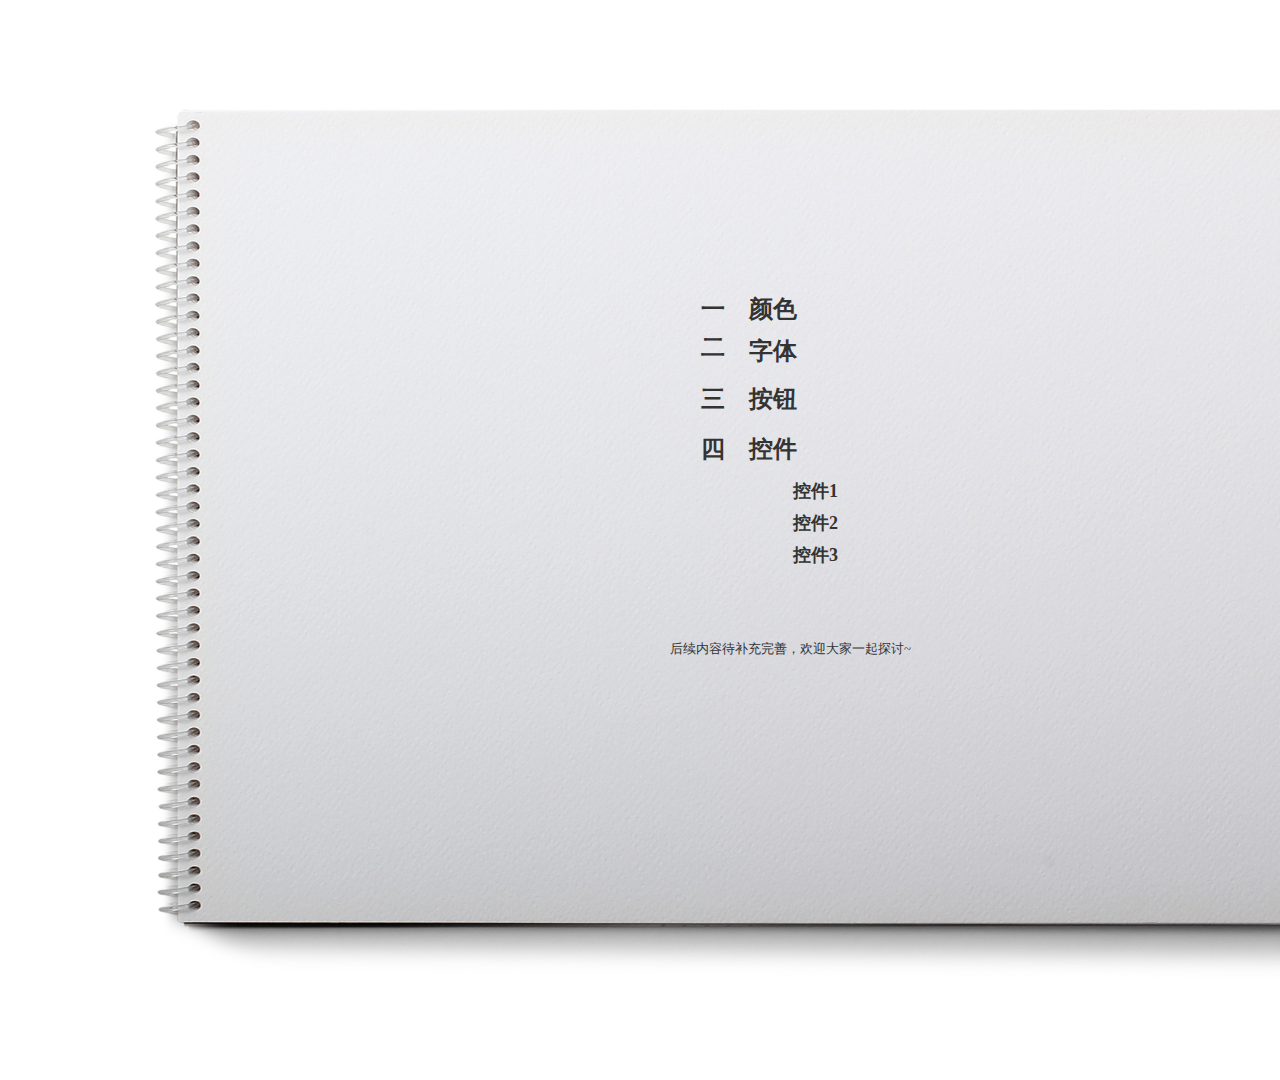
<file: HTML1/HTML1/shit/index.html>
﻿<!DOCTYPE html>
<html>
  <head>
    <title>index</title>
    <meta http-equiv="X-UA-Compatible" content="IE=edge"/>
    <meta http-equiv="content-type" content="text/html; charset=utf-8"/>
    <meta name="apple-mobile-web-app-capable" content="yes"/>
    <link href="resources/css/jquery-ui-themes.css" type="text/css" rel="stylesheet"/>
    <link href="resources/css/axure_rp_page.css" type="text/css" rel="stylesheet"/>
    <link href="data/styles.css" type="text/css" rel="stylesheet"/>
    <link href="files/index/styles.css" type="text/css" rel="stylesheet"/>
    <script src="resources/scripts/jquery-1.7.1.min.js"></script>
    <script src="resources/scripts/jquery-ui-1.8.10.custom.min.js"></script>
    <script src="resources/scripts/prototypePre.js"></script>
    <script src="data/document.js"></script>
    <script src="resources/scripts/prototypePost.js"></script>
    <script src="files/index/data.js"></script>
    <script type="text/javascript">
      $axure.utils.getTransparentGifPath = function() { return 'resources/images/transparent.gif'; };
      $axure.utils.getOtherPath = function() { return 'resources/Other.html'; };
      $axure.utils.getReloadPath = function() { return 'resources/reload.html'; };
    </script>
  </head>
  <body>
    <div id="base" class="">

      <!-- Unnamed (矩形) -->
      <div id="u0" class="ax_default _一级标题">
        <div id="u0_div" class=""></div>
        <div id="u0_text" class="text ">
          <p><span>目录</span></p>
        </div>
      </div>

      <!-- Unnamed (图片) -->
      <div id="u1" class="ax_default image">
        <img id="u1_img" class="img " src="images/index/u1.jpg"/>
      </div>

      <!-- Unnamed (组合) -->
      <div id="u2" class="ax_default" data-left="670" data-top="280" data-width="470" data-height="379">

        <!-- Unnamed (矩形) -->
        <div id="u3" class="ax_default _文本段落">
          <div id="u3_div" class=""></div>
        </div>

        <!-- Unnamed (矩形) -->
        <div id="u4" class="ax_default _二级标题">
          <div id="u4_div" class=""></div>
          <div id="u4_text" class="text ">
            <p><span>颜色</span></p>
          </div>
        </div>

        <!-- Unnamed (矩形) -->
        <div id="u5" class="ax_default _二级标题">
          <div id="u5_div" class=""></div>
          <div id="u5_text" class="text ">
            <p><span>字体</span></p>
          </div>
        </div>

        <!-- Unnamed (矩形) -->
        <div id="u6" class="ax_default _二级标题">
          <div id="u6_div" class=""></div>
          <div id="u6_text" class="text ">
            <p><span>按钮</span></p>
          </div>
        </div>

        <!-- Unnamed (矩形) -->
        <div id="u7" class="ax_default _二级标题">
          <div id="u7_div" class=""></div>
          <div id="u7_text" class="text ">
            <p><span>控件</span></p>
          </div>
        </div>

        <!-- Unnamed (矩形) -->
        <div id="u8" class="ax_default _三级标题">
          <div id="u8_div" class=""></div>
          <div id="u8_text" class="text ">
            <p><span>控件1</span></p>
          </div>
        </div>

        <!-- Unnamed (矩形) -->
        <div id="u9" class="ax_default _三级标题">
          <div id="u9_div" class=""></div>
          <div id="u9_text" class="text ">
            <p><span>控件2</span></p>
          </div>
        </div>

        <!-- Unnamed (矩形) -->
        <div id="u10" class="ax_default _三级标题">
          <div id="u10_div" class=""></div>
          <div id="u10_text" class="text ">
            <p><span>控件3</span></p>
          </div>
        </div>

        <!-- Unnamed (矩形) -->
        <div id="u11" class="ax_default _二级标题">
          <div id="u11_div" class=""></div>
          <div id="u11_text" class="text ">
            <p><span>一</span></p>
          </div>
        </div>

        <!-- Unnamed (矩形) -->
        <div id="u12" class="ax_default _二级标题">
          <div id="u12_div" class=""></div>
          <div id="u12_text" class="text ">
            <p><span>二</span></p>
          </div>
        </div>

        <!-- Unnamed (矩形) -->
        <div id="u13" class="ax_default _二级标题">
          <div id="u13_div" class=""></div>
          <div id="u13_text" class="text ">
            <p><span>三</span></p>
          </div>
        </div>

        <!-- Unnamed (矩形) -->
        <div id="u14" class="ax_default _二级标题">
          <div id="u14_div" class=""></div>
          <div id="u14_text" class="text ">
            <p><span>四</span></p>
          </div>
        </div>

        <!-- Unnamed (矩形) -->
        <div id="u15" class="ax_default _文本段落">
          <div id="u15_div" class=""></div>
          <div id="u15_text" class="text ">
            <p><span>后续内容待补充完善，欢迎大家一起探讨~</span></p>
          </div>
        </div>
      </div>
    </div>
  </body>
</html>
</file>
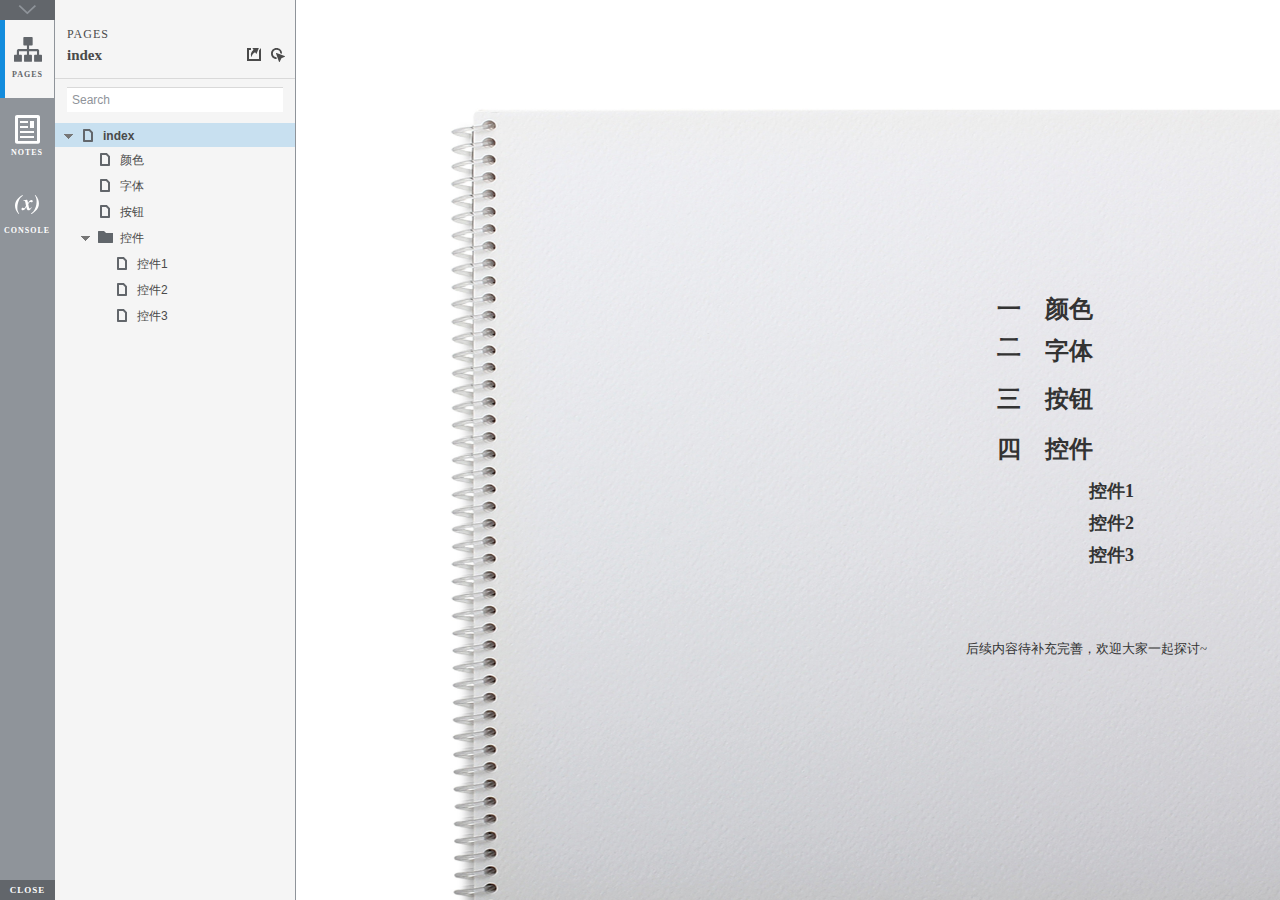
<file: HTML1/HTML1/shit/start.html>
<!DOCTYPE html>
<html xmlns="http://www.w3.org/1999/xhtml" xml:lang="en" lang="en">
<head>
    <title>Untitled Document</title>
    <meta http-equiv="X-UA-Compatible" content="IE=edge"/>
    <meta http-equiv="content-type" content="text/html; charset=utf-8" />
    <meta name="viewport" content="width=device-width, initial-scale=1.0" />
    <meta name="apple-mobile-web-app-capable" content="yes" />
    <link type="text/css" href="resources/css/reset.css" rel="Stylesheet" />
    <link type="text/css" href="resources/css/default.css" rel="Stylesheet" />
    <!--<link href='https://fonts.googleapis.com/css?family=Nunito:300' rel='stylesheet' type='text/css'>-->

    <script type="text/javascript">
        if (location.href.toString().indexOf('file://localhost/') == 0) {
            location.href = location.href.toString().replace('file://localhost/', 'file:///');
        }
    </script>

    <!-- 8.0.0.3381 -->
<script src="resources/scripts/jquery-1.7.1.min.js"></script>
<script src="resources/scripts/startPre.js"></script>
<script src="data/document.js"></script>

    <style type="text/css">

#outerContainer {
	width:1000px;
	height:1500px;
}

.vsplitbar {
    width: 3px;
    /*background: #B9B9B9;*/
    border-right: 1px solid #8f949a;
}

.vsplitbar:hover, .vsplitbar.active {
    background: #8f949a;
}

#rightPanel {
    background-color: White;
}

/*#leftPanel {
    min-width: 120px;
}*/

.splitterMask {
   position:absolute;
   top: 0;
   left: 0;
   width: 100%;
   height: 100%;
   overflow: hidden;
   background-image: url(resources/images/transparent.gif);
   z-index: 20000;
}

    </style>
    <script type="text/javascript" language="JavaScript"><!--
        var SITEMAP_COLLAPSE_VAR_NAME = 'c';
        var PLUGIN_VAR_NAME = 'g';
        var FOOTNOTES_VAR_NAME = 'fn';
        var ADAPTIVE_VIEW_VAR_NAME = 'view';
        var lastLeftPanelWidth = 295;
        var toolBarOnly = true;

        // isolate scope
        (function() {
            setUpController();
            
            var configuration = $axure.document.configuration;
            var _settings = {};
            _settings.projectId = configuration.prototypeId;
            _settings.isAxshare = configuration.isAxshare;
            _settings.loadFeedbackPlugin = configuration.loadFeedbackPlugin;
            var cHash = getHashStringVar(SITEMAP_COLLAPSE_VAR_NAME);
            _settings.startCollapsed = cHash == "1";
            if(cHash == "2") closePlayer();
            var gHash = getHashStringVar(PLUGIN_VAR_NAME);
            if(gHash == "") gHash = 1;
            _settings.startPluginGid = gHash;

            $axure.player.settings = _settings;

            $(window).bind('load', function() {
                if(CHROME_5_LOCAL && !$('body').attr('pluginDetected')) {
                    window.location = 'resources/chrome/chrome.html';
                }
            });

            $(document).ready(function() {
                $axure.page.bind('load.start', mainFrame_onload);
                $axure.messageCenter.addMessageListener(messageCenter_message);

                $(document).on('pluginShown', function (event, data) {
                    setVarInCurrentUrlHash('g', data ? data : '');
                });

                $(document).on('pluginCreated', function(event, data) {
                    if($axure.player.settings.startPluginGid == data) {
                        $axure.player.showPlugin(data);
                    }
                });

                if($axure.player.settings.loadFeedbackPlugin) {
                    if($axure.player.settings.isAxshare) {
                        $axure.utils.loadJS('/Scripts/plugins/feedback/feedback8.js');
                    } else {
                        $axure.utils.loadJS('http://share.axure.com/Scripts/plugins/feedback/feedback8.js');
                    }
                }

                if(navigator.userAgent.indexOf("MSIE") >= 0) $('#outerContainer').width('100%');
                initialize();
                if($axure.player.settings.startCollapsed) $('#outerContainer').splitter({ sizeLeft: 0 });
                else $('#outerContainer').splitter({ sizeLeft: lastLeftPanelWidth });
                $('#leftPanel').width(lastLeftPanelWidth);
                
                $(window).resize(function() { resizeContent(); });

                $('#maximizePanelContainer').hide();

                initializeLogo();

                $(window).resize();
                resizeContent();
                
                $axure.player.collapseToBar();

                if($axure.player.settings.startCollapsed) {
                    collapse();
                    $('#leftPanel').width(0);
                }

                if(MOBILE_DEVICE) {
                    $('#interfaceControlFrameMinimizeContainer').height('45px');
                    $('#interfaceControlFrameMinimizeContainer a').height('45px');
                    $('#interfaceControlFrameHeaderContainer').css('margin-top','45px');
                    $('#interfaceControlFrameCloseContainer a').css('padding','10px 0px');
                    $('#maximizePanelContainer').height('45px');//.css('top','inherit').css('bottom','0px');

                    $('body').removeClass('hashover');

                    if(IOS) {
                        $('#rightPanel').css('overflow', 'auto').css('-webkit-overflow-scrolling', 'touch').css('-ms-overflow-x', 'hidden');

                        window.addEventListener("orientationchange", function() {
                            var viewport = document.querySelector("meta[name=viewport]");
                            //so iOS doesn't zoom when switching back to portrait
                            viewport.setAttribute('content', 'width=device-width, initial-scale=1.0, maximum-scale=1.0');
                            viewport.setAttribute('content', 'width=device-width, initial-scale=1.0');
                            resizeContent();
                        }, false);

                        $axure.page.bind('load.start', function() {
                            resizeContent();
                        });
                    }
                }

            });

            function initialize() {
                var legacyQString = getQueryString("Page");
                if (legacyQString.length > 0) {
                    location.href = location.href.substring(0, location.href.indexOf("?")) + "#p=" + legacyQString;
                    return;
                }

                var mainFrame = document.getElementById("mainFrame");
                //if it's local file on safari, test if we can access mainframe after its loaded
                if(SAFARI && document.location.href.indexOf('file://') >= 0) {
                    $(mainFrame).load(function () {
                        var canAccess;
                        try {
                            var mainFrameWindow = mainFrame.contentWindow || mainFrame.contentDocument;
                            mainFrameWindow['safari_file_CORS'] = 'Y';
                            canAccess = mainFrameWindow['safari_file_CORS'] === 'Y';
                        } catch(err) {
                            canAccess = false;
                        }

                        if(!canAccess) window.location = 'resources/chrome/safari.html';
                    });
                }

                mainFrame.contentWindow.location.href = getInitialUrl();
            }

            function initializeLogo() {
                if($axure.document.configuration.logoImagePath) {
                    var image = new Image();
                    image.onload = function() {
                        $('#logoImage').css('max-width', this.width + 'px');
                        $axure.player.resizeContent();
                    };
                    image.src = $axure.document.configuration.logoImagePath;
                
                    $('#interfaceControlFrameLogoImageContainer').html('<img id="logoImage" src="" />');
                    $('#logoImage').attr('src', $axure.document.configuration.logoImagePath).load(function() { resizeContent(); });
                } else $('#interfaceControlFrameLogoImageContainer').hide();

                if ($axure.document.configuration.logoImageCaption) {
                    $('#interfaceControlFrameLogoCaptionContainer').html($axure.document.configuration.logoImageCaption);
                } else $('#interfaceControlFrameLogoCaptionContainer').hide();

                if(!$('#interfaceControlFrameLogoImageContainer').is(':visible') && !$('#interfaceControlFrameLogoCaptionContainer').is(':visible')) {
                    $('#interfaceControlFrameLogoContainer').hide();
                }
            }

            var resizeContent = $axure.player.resizeContent = function() {
                var newHeight = $(window).height();
                var newWidth = $(window).width();

                var controlContainerHeight = newHeight;// - 30;
                if($('#interfaceControlFrameLogoContainer').is(':visible')) controlContainerHeight -= $('#interfaceControlFrameLogoContainer').outerHeight();// + 16;

                $('#outerContainer').height(newHeight).width(newWidth);
                $('.vsplitbar').height(newHeight);
                $('#leftPanel').height(newHeight);
                $('#interfaceControlFrame').height(newHeight);
                $('#interfaceControlFrameContainer').height(newHeight);
                $('#interfaceControlFrameHostContainer').height(controlContainerHeight);

                $('#rightPanel').height(newHeight);
                $('#mainFrame').height(newHeight);

                if($('#leftPanel').is(':visible')) $('#rightPanel').width($(window).width() - $('#leftPanel').width() - 1);// $('.vsplitbar').width());
                else $('#rightPanel').width($(window).width());

                $(document).trigger('ContainerHeightChange',[controlContainerHeight]);

                if(MOBILE_DEVICE) {
                    if(!(getHashStringVar(ADAPTIVE_VIEW_VAR_NAME).length > 0)) $axure.messageCenter.postMessage('setAdaptiveViewForSize', {'width':newWidth, 'height':$('#rightPanel').height()});
                }
            }

            var collapseToBar = $axure.player.collapseToBar = function() {
                lastLeftPanelWidth = $('#leftPanel').width();
                $('#leftPanel').width('55px');
                $('.vsplitbar').hide();
                $('#rightPanel').width($(window).width() - $('#leftPanel').width());
                $(window).resize();
                $('#outerContainer').trigger('resize');
                toolBarOnly = true;
            }

            var expandFromBar = $axure.player.expandFromBar = function() {
                if($('.vsplitbar').is(':visible')) return;

                $('#leftPanel').width(lastLeftPanelWidth);
                $('.vsplitbar').show();
                $('#rightPanel').width($(window).width() - $('#leftPanel').width() - 1);// $('.vsplitbar').width());
                $(window).resize();
                $('#outerContainer').trigger('resize');
                toolBarOnly = false;
            }

        })();

        function messageCenter_message(message, data) {
            if(message == 'expandFrame') expand();
            else if(message == 'getCollapseFrameOnLoad' && $axure.player.settings.startCollapsed && !MOBILE_DEVICE) $axure.messageCenter.postMessage('collapseFrameOnLoad');
        }

        
        function getInitialUrl() {
            var pageName = getHashStringVar("p");
            if(pageName.length > 0) return pageName + ".html";
            else {
                var url = getFirstPageUrl($axure.document.sitemap.rootNodes);
                return (url ? url : "about:blank");
            }
        }

        function getFirstPageUrl(nodes) {
            for (var i = 0; i < nodes.length; i++) {
                var node = nodes[i];
                if (node.url) return node.url;
                else {
                    var hasChildren = (node.children && node.children.length > 0);
                    if (hasChildren) {
                        var url = getFirstPageUrl(node.children);
                        if (url) return url;
                    }
                }
            }
            return null;
        }

        function closePlayer() {
            if($axure.page.location) window.location.href = $axure.page.location;
            else {
                var pageFile = getInitialUrl();
                var currentLocation = window.location.toString();
                window.location.href = currentLocation.substr(0, currentLocation.lastIndexOf("/") + 1) + pageFile;
            }
        }

        function replaceHash(newHash) {
            var currentLocWithoutHash = window.location.toString().split('#')[0];

            //We use replace so that every hash change doesn't get appended to the history stack.
            //We use replaceState in browsers that support it, else replace the location
            if(typeof window.history.replaceState != 'undefined') {
                try {
                    //Chrome 45 (Version 45.0.2454.85 m) started throwing an error here when generated locally (this only happens with sitemap open) which broke all interactions.
                    //try catch breaks the url adjusting nicely when the sitemap is open, but all interactions and forward and back buttons work.
                    //Uncaught SecurityError: Failed to execute 'replaceState' on 'History': A history state object with URL 'file:///C:/Users/Ian/Documents/Axure/HTML/Untitled/start.html#p=home' cannot be created in a document with origin 'null'.
                    window.history.replaceState(null, null, currentLocWithoutHash + newHash);
                } catch(ex) {}
            } else {
                window.location.replace(currentLocWithoutHash + newHash);
            }
        }

        function collapse() {
            setVarInCurrentUrlHash('c', 1);
            if(!toolBarOnly) lastLeftPanelWidth = $('#leftPanel').width();

            $('#maximizePanelContainer').show();
            $('#leftPanel').hide();
            $('.vsplitbar').hide();
            $('#rightPanel').width($(window).width());
            $(window).resize();
            $('#outerContainer').trigger('resize');

            $(document).trigger('sidebarCollapse');

            if(MOBILE_DEVICE) {
                $('#maximizePanelContainer').animate({
                    top:$('#rightPanel').height() - $('#maximizePanelContainer').height()
                }, 300, 'swing', function() {
                    $('#maximizePanelContainer').css('top', 'inherit').css('bottom', '0px');
                });
            }
        }

        function expand() {
            if(MOBILE_DEVICE) {
                $('#maximizePanelContainer').css('top', '0px').css('bottom', 'inherit');
            }

            deleteVarFromCurrentUrlHash('c');
            $('#maximizePanelContainer').hide();
            $('#leftPanel').width(lastLeftPanelWidth);
            $('#leftPanel').show();
            if(!toolBarOnly) {
                $('.vsplitbar').show();
                $('#rightPanel').width($(window).width() - $('#leftPanel').width() - 1);
            } else {
                $axure.player.collapseToBar();
            }
            $(window).resize();
            $('#outerContainer').trigger('resize');

            $(document).trigger('sidebarExpanded');
        }


        function mainFrame_onload() {
            if($axure.page.pageName) document.title = $axure.page.pageName;
        }

        function getQueryString(query) {
            var qstring = self.location.href.split("?");
            if(qstring.length < 2) return "";
            return GetParameter(qstring, query);
        }
        
        function GetParameter(qstring, query) {
            var prms = qstring[1].split("&");
            var frmelements = new Array();
            var currprmeter, querystr = "";

            for(var i = 0; i < prms.length; i++) {
                currprmeter = prms[i].split("=");
                frmelements[i] = new Array();
                frmelements[i][0] = currprmeter[0];
                frmelements[i][1] = currprmeter[1];
            }

            for(j = 0; j < frmelements.length; j++) {
                if(frmelements[j][0].toLowerCase() == query.toLowerCase()) {
                    querystr = frmelements[j][1];
                    break;
                }
            }
            return querystr;
        }
        
        function getHashStringVar(query) {
            var qstring = self.location.href.split("#");
            if(qstring.length < 2) return "";
            return GetParameter(qstring, query);
        }

        function setHashStringVar(currentHash, varName, varVal) {
            var varWithEqual = varName + '=';
            var poundVarWithEqual = varVal === '' ? '' :  '#' + varName + '=' + varVal;
            var ampVarWithEqual = varVal === '' ? '' :  '&' + varName + '=' + varVal;
            var hashToSet = '';

            var pageIndex = currentHash.indexOf('#' + varWithEqual);
            if(pageIndex == -1) pageIndex = currentHash.indexOf('&' + varWithEqual);
            if(pageIndex != -1) {
                var newHash = currentHash.substring(0, pageIndex);

                newHash = newHash == '' ? poundVarWithEqual : newHash + ampVarWithEqual;

                var ampIndex = currentHash.indexOf('&', pageIndex + 1);
                if(ampIndex != -1) {
                    newHash = newHash == '' ? '#' + currentHash.substring(ampIndex + 1) : newHash + currentHash.substring(ampIndex);
                }
                hashToSet = newHash;
            } else if(currentHash.indexOf('#') != -1) {
                hashToSet = currentHash + ampVarWithEqual;
            } else {
                hashToSet = poundVarWithEqual;
            }

            if(hashToSet != '' || varVal == '') {
                return hashToSet;
            }

            return null;
        }

        function setVarInCurrentUrlHash(varName, varVal) {
            var newHash = setHashStringVar(window.location.hash, varName, varVal);

            if(newHash != null) {
                replaceHash(newHash);
            }
        }

        function deleteHashStringVar(currentHash, varName) {
            var varWithEqual = varName + '=';

            var pageIndex = currentHash.indexOf('#' + varWithEqual);
            if(pageIndex == -1) pageIndex = currentHash.indexOf('&' + varWithEqual);
            if(pageIndex != -1) {
                var newHash = currentHash.substring(0, pageIndex);

                var ampIndex = currentHash.indexOf('&', pageIndex + 1);

                //IF begin of string....if none blank, ELSE # instead of & and rest
                //IF in string....prefix + if none blank, ELSE &-rest
                if(newHash == '') { //beginning of string
                    newHash = ampIndex != -1 ? '#' + currentHash.substring(ampIndex + 1) : '';
                } else { //somewhere in the middle
                    newHash = newHash + (ampIndex != -1 ? currentHash.substring(ampIndex) : '');
                }

                return newHash;
            }

            return null;
        }

        function deleteVarFromCurrentUrlHash(varName) {
            var newHash = deleteHashStringVar(window.location.hash, varName);

            if(newHash != null) {
                replaceHash(newHash);
            }
        }
    --></script>
    
    <link type="text/css" rel="Stylesheet" href="plugins/sitemap/styles/sitemap.css" />
    <link type="text/css" rel="Stylesheet" href="plugins/page_notes/styles/page_notes.css" />
    <link type="text/css" rel="Stylesheet" href="plugins/debug/styles/debug.css" />
    <script src="resources/scripts/startPost.js"></script>


    <!--<link type="text/css" rel="Stylesheet" href="plugins/recordplay/styles/recordplay.css" />
    <script type="text/javascript" src="plugins/recordplay/recordplay.js"></script>-->
    

</head>
<body scroll="no" class="hashover">
    <div id="outerContainer">

        <div id="leftPanel">
            <div id="interfaceControlFrame">
                <div id="interfaceControlFrameMinimizeContainer">
                    <a title="Collapse" id="interfaceControlFrameMinimizeButton" onclick="collapse();">&nbsp;</a>
                </div>
                <div id="interfaceControlFrameHeaderContainer">
                    <ul id="interfaceControlFrameHeader"></ul>
                </div>
                <div id="interfaceControlFrameContainer">
                    <div id="interfaceControlFrameLogoContainer">
                        <div id="interfaceControlFrameLogoImageContainer"></div>
                        <div id="interfaceControlFrameLogoCaptionContainer"></div>
                    </div>
                    <div id="interfaceControlFrameHostContainer">
                    </div>
                </div>
                <div id="interfaceControlFrameCloseContainer">
                    <a title="Close" id="interfaceControlFrameCloseButton" onclick="closePlayer();">CLOSE</a>
                </div>
            </div>
        </div>
        <div id="rightPanel">
            <iframe id="mainFrame" name="mainFrame" width="100%" height="100%" src="" frameborder="0" style="display: block;" webkitallowfullscreen mozallowfullscreen allowfullscreen></iframe>
        </div>

    </div>

    <div id="maximizePanelContainer">
        <iframe id="expandFrame" src="resources/expand.html" width="100%" height="100%" scrolling="no" allowtransparency="true" frameborder="0"></iframe>
    </div>

</body>
</html>
</file>
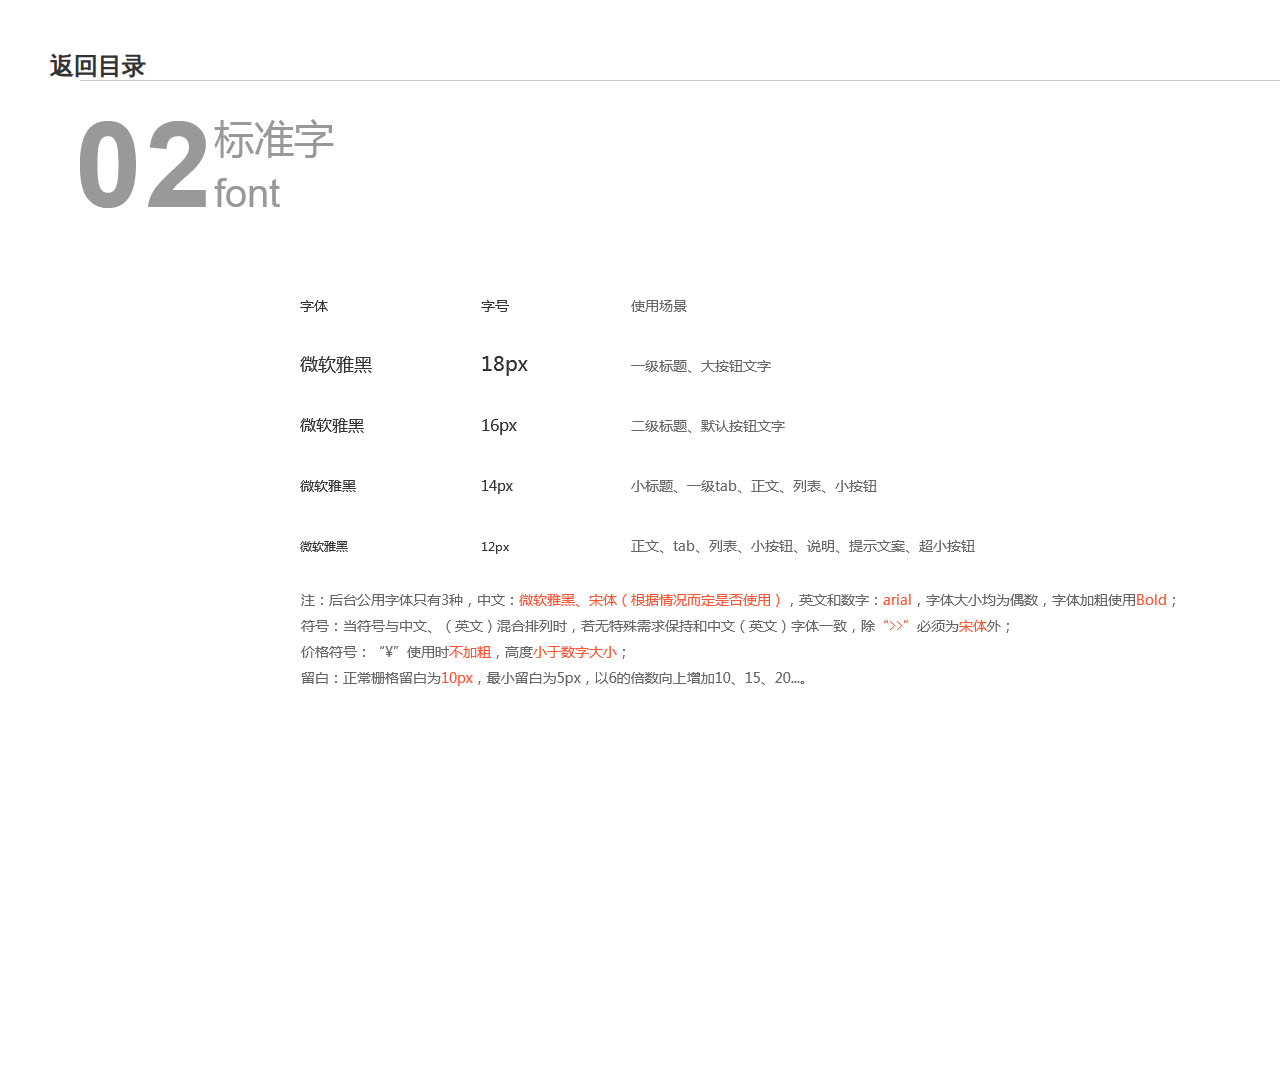
<file: HTML1/HTML1/shit/字体.html>
﻿<!DOCTYPE html>
<html>
  <head>
    <title>字体</title>
    <meta http-equiv="X-UA-Compatible" content="IE=edge"/>
    <meta http-equiv="content-type" content="text/html; charset=utf-8"/>
    <meta name="apple-mobile-web-app-capable" content="yes"/>
    <link href="resources/css/jquery-ui-themes.css" type="text/css" rel="stylesheet"/>
    <link href="resources/css/axure_rp_page.css" type="text/css" rel="stylesheet"/>
    <link href="data/styles.css" type="text/css" rel="stylesheet"/>
    <link href="files/字体/styles.css" type="text/css" rel="stylesheet"/>
    <script src="resources/scripts/jquery-1.7.1.min.js"></script>
    <script src="resources/scripts/jquery-ui-1.8.10.custom.min.js"></script>
    <script src="resources/scripts/prototypePre.js"></script>
    <script src="data/document.js"></script>
    <script src="resources/scripts/prototypePost.js"></script>
    <script src="files/字体/data.js"></script>
    <script type="text/javascript">
      $axure.utils.getTransparentGifPath = function() { return 'resources/images/transparent.gif'; };
      $axure.utils.getOtherPath = function() { return 'resources/Other.html'; };
      $axure.utils.getReloadPath = function() { return 'resources/reload.html'; };
    </script>
  </head>
  <body>
    <div id="base" class="">

      <!-- Unnamed (图片) -->
      <div id="u19" class="ax_default _图片">
        <img id="u19_img" class="img " src="images/字体/u19.png"/>
      </div>

      <!-- Unnamed (返回目录) -->

      <!-- Unnamed (矩形) -->
      <div id="u21" class="ax_default _二级标题">
        <div id="u21_div" class=""></div>
        <div id="u21_text" class="text ">
          <p><span>返回目录</span></p>
        </div>
      </div>
    </div>
  </body>
</html>
</file>
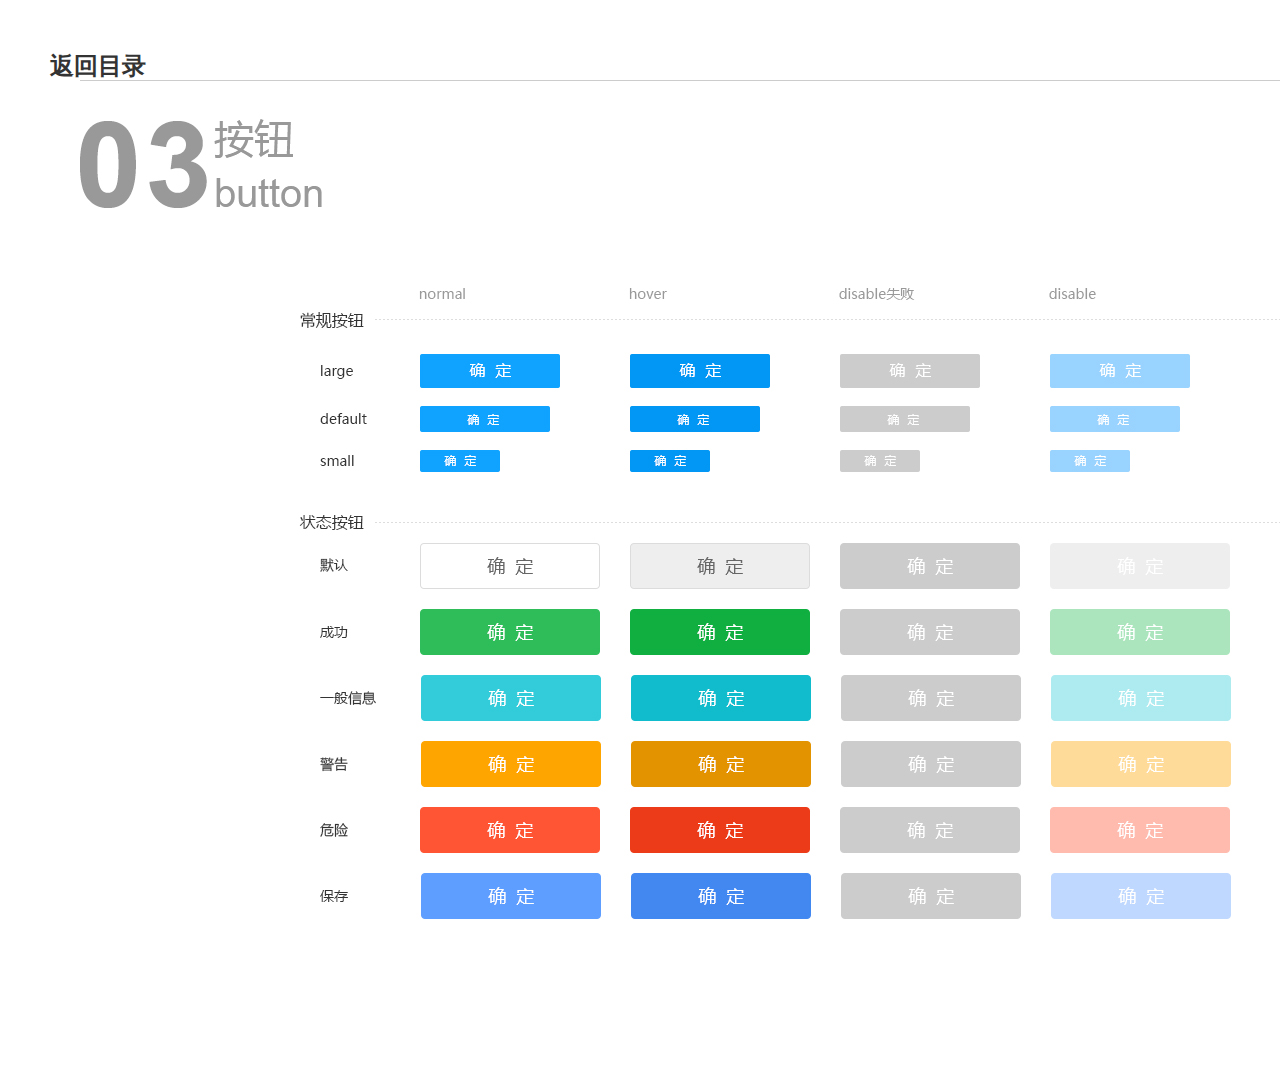
<file: HTML1/HTML1/shit/按钮.html>
﻿<!DOCTYPE html>
<html>
  <head>
    <title>按钮</title>
    <meta http-equiv="X-UA-Compatible" content="IE=edge"/>
    <meta http-equiv="content-type" content="text/html; charset=utf-8"/>
    <meta name="apple-mobile-web-app-capable" content="yes"/>
    <link href="resources/css/jquery-ui-themes.css" type="text/css" rel="stylesheet"/>
    <link href="resources/css/axure_rp_page.css" type="text/css" rel="stylesheet"/>
    <link href="data/styles.css" type="text/css" rel="stylesheet"/>
    <link href="files/按钮/styles.css" type="text/css" rel="stylesheet"/>
    <script src="resources/scripts/jquery-1.7.1.min.js"></script>
    <script src="resources/scripts/jquery-ui-1.8.10.custom.min.js"></script>
    <script src="resources/scripts/prototypePre.js"></script>
    <script src="data/document.js"></script>
    <script src="resources/scripts/prototypePost.js"></script>
    <script src="files/按钮/data.js"></script>
    <script type="text/javascript">
      $axure.utils.getTransparentGifPath = function() { return 'resources/images/transparent.gif'; };
      $axure.utils.getOtherPath = function() { return 'resources/Other.html'; };
      $axure.utils.getReloadPath = function() { return 'resources/reload.html'; };
    </script>
  </head>
  <body>
    <div id="base" class="">

      <!-- Unnamed (图片) -->
      <div id="u22" class="ax_default _图片">
        <img id="u22_img" class="img " src="images/按钮/u22.png"/>
      </div>

      <!-- Unnamed (返回目录) -->

      <!-- Unnamed (矩形) -->
      <div id="u24" class="ax_default _二级标题">
        <div id="u24_div" class=""></div>
        <div id="u24_text" class="text ">
          <p><span>返回目录</span></p>
        </div>
      </div>
    </div>
  </body>
</html>
</file>
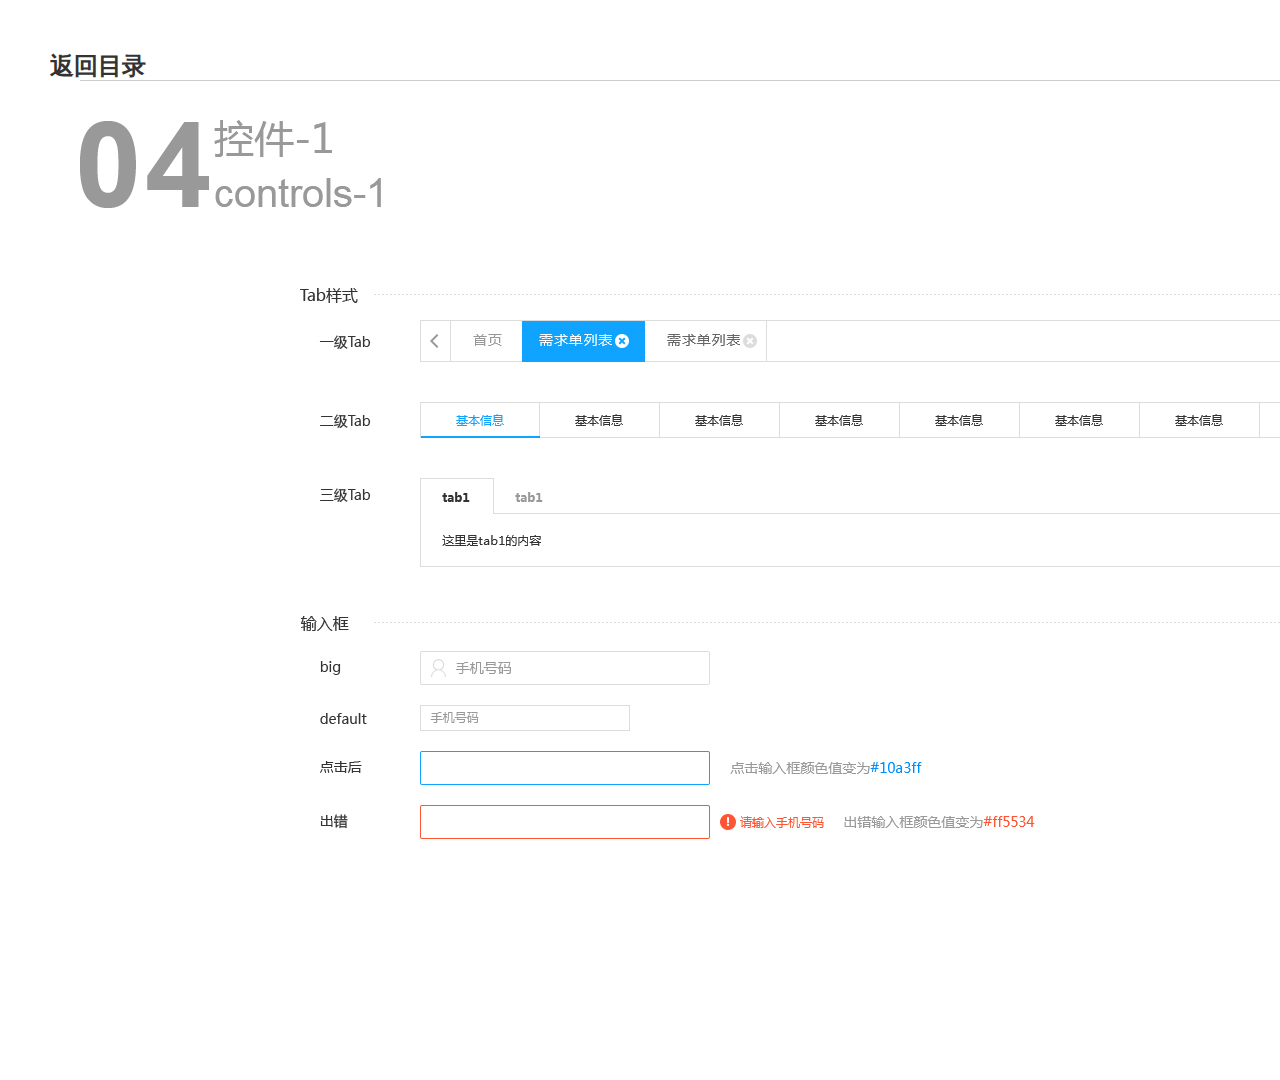
<file: HTML1/HTML1/shit/控件1.html>
﻿<!DOCTYPE html>
<html>
  <head>
    <title>控件1</title>
    <meta http-equiv="X-UA-Compatible" content="IE=edge"/>
    <meta http-equiv="content-type" content="text/html; charset=utf-8"/>
    <meta name="apple-mobile-web-app-capable" content="yes"/>
    <link href="resources/css/jquery-ui-themes.css" type="text/css" rel="stylesheet"/>
    <link href="resources/css/axure_rp_page.css" type="text/css" rel="stylesheet"/>
    <link href="data/styles.css" type="text/css" rel="stylesheet"/>
    <link href="files/控件1/styles.css" type="text/css" rel="stylesheet"/>
    <script src="resources/scripts/jquery-1.7.1.min.js"></script>
    <script src="resources/scripts/jquery-ui-1.8.10.custom.min.js"></script>
    <script src="resources/scripts/prototypePre.js"></script>
    <script src="data/document.js"></script>
    <script src="resources/scripts/prototypePost.js"></script>
    <script src="files/控件1/data.js"></script>
    <script type="text/javascript">
      $axure.utils.getTransparentGifPath = function() { return 'resources/images/transparent.gif'; };
      $axure.utils.getOtherPath = function() { return 'resources/Other.html'; };
      $axure.utils.getReloadPath = function() { return 'resources/reload.html'; };
    </script>
  </head>
  <body>
    <div id="base" class="">

      <!-- Unnamed (图片) -->
      <div id="u25" class="ax_default _图片">
        <img id="u25_img" class="img " src="images/控件1/u25.png"/>
      </div>

      <!-- Unnamed (返回目录) -->

      <!-- Unnamed (矩形) -->
      <div id="u27" class="ax_default _二级标题">
        <div id="u27_div" class=""></div>
        <div id="u27_text" class="text ">
          <p><span>返回目录</span></p>
        </div>
      </div>
    </div>
  </body>
</html>
</file>
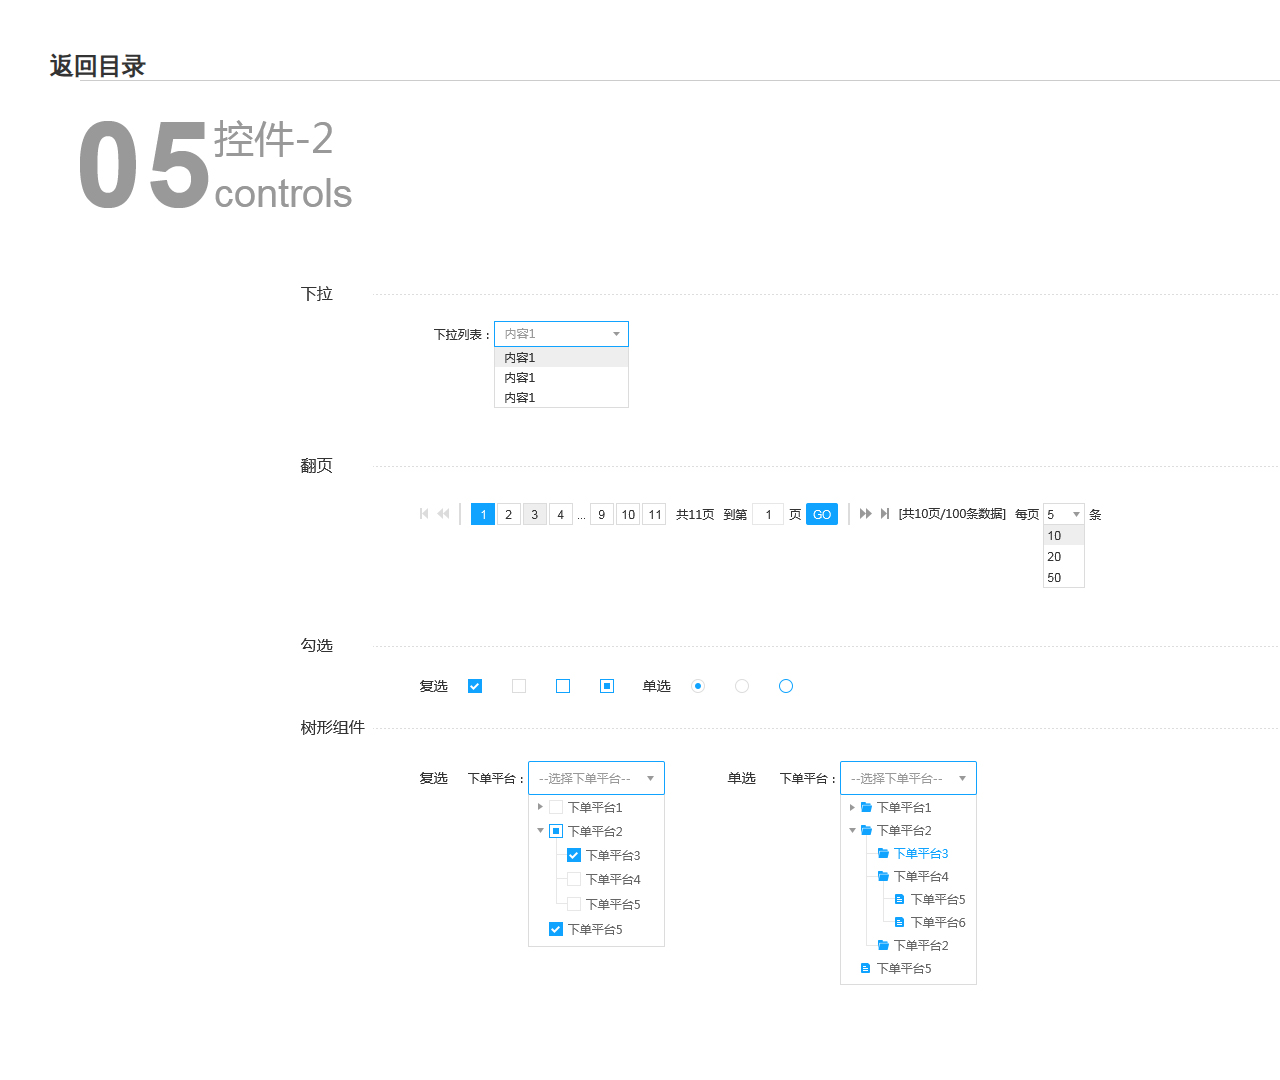
<file: HTML1/HTML1/shit/控件2.html>
﻿<!DOCTYPE html>
<html>
  <head>
    <title>控件2</title>
    <meta http-equiv="X-UA-Compatible" content="IE=edge"/>
    <meta http-equiv="content-type" content="text/html; charset=utf-8"/>
    <meta name="apple-mobile-web-app-capable" content="yes"/>
    <link href="resources/css/jquery-ui-themes.css" type="text/css" rel="stylesheet"/>
    <link href="resources/css/axure_rp_page.css" type="text/css" rel="stylesheet"/>
    <link href="data/styles.css" type="text/css" rel="stylesheet"/>
    <link href="files/控件2/styles.css" type="text/css" rel="stylesheet"/>
    <script src="resources/scripts/jquery-1.7.1.min.js"></script>
    <script src="resources/scripts/jquery-ui-1.8.10.custom.min.js"></script>
    <script src="resources/scripts/prototypePre.js"></script>
    <script src="data/document.js"></script>
    <script src="resources/scripts/prototypePost.js"></script>
    <script src="files/控件2/data.js"></script>
    <script type="text/javascript">
      $axure.utils.getTransparentGifPath = function() { return 'resources/images/transparent.gif'; };
      $axure.utils.getOtherPath = function() { return 'resources/Other.html'; };
      $axure.utils.getReloadPath = function() { return 'resources/reload.html'; };
    </script>
  </head>
  <body>
    <div id="base" class="">

      <!-- Unnamed (图片) -->
      <div id="u28" class="ax_default _图片">
        <img id="u28_img" class="img " src="images/控件2/u28.png"/>
      </div>

      <!-- Unnamed (返回目录) -->

      <!-- Unnamed (矩形) -->
      <div id="u30" class="ax_default _二级标题">
        <div id="u30_div" class=""></div>
        <div id="u30_text" class="text ">
          <p><span>返回目录</span></p>
        </div>
      </div>
    </div>
  </body>
</html>
</file>
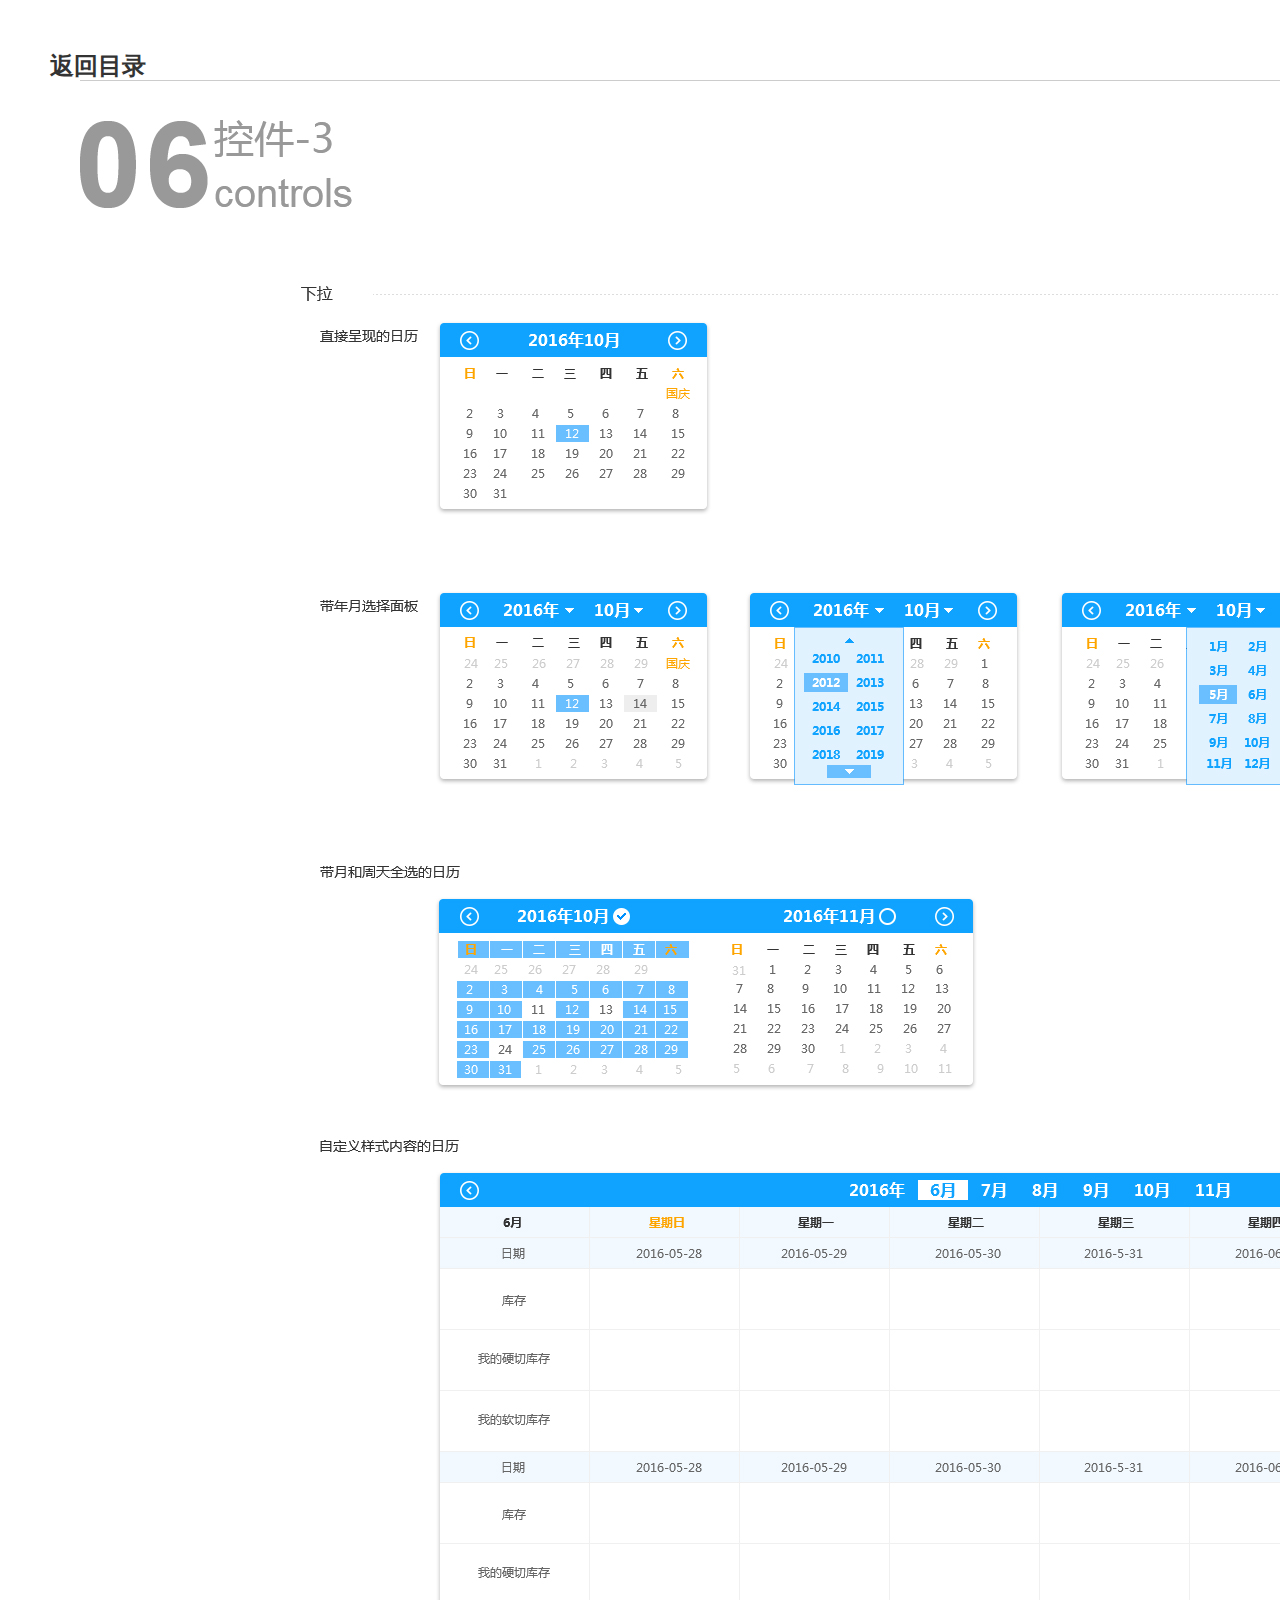
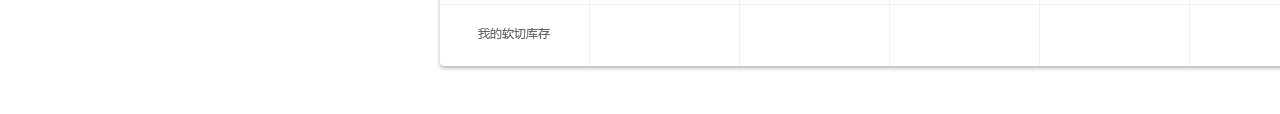
<file: HTML1/HTML1/shit/控件3.html>
﻿<!DOCTYPE html>
<html>
  <head>
    <title>控件3</title>
    <meta http-equiv="X-UA-Compatible" content="IE=edge"/>
    <meta http-equiv="content-type" content="text/html; charset=utf-8"/>
    <meta name="apple-mobile-web-app-capable" content="yes"/>
    <link href="resources/css/jquery-ui-themes.css" type="text/css" rel="stylesheet"/>
    <link href="resources/css/axure_rp_page.css" type="text/css" rel="stylesheet"/>
    <link href="data/styles.css" type="text/css" rel="stylesheet"/>
    <link href="files/控件3/styles.css" type="text/css" rel="stylesheet"/>
    <script src="resources/scripts/jquery-1.7.1.min.js"></script>
    <script src="resources/scripts/jquery-ui-1.8.10.custom.min.js"></script>
    <script src="resources/scripts/prototypePre.js"></script>
    <script src="data/document.js"></script>
    <script src="resources/scripts/prototypePost.js"></script>
    <script src="files/控件3/data.js"></script>
    <script type="text/javascript">
      $axure.utils.getTransparentGifPath = function() { return 'resources/images/transparent.gif'; };
      $axure.utils.getOtherPath = function() { return 'resources/Other.html'; };
      $axure.utils.getReloadPath = function() { return 'resources/reload.html'; };
    </script>
  </head>
  <body>
    <div id="base" class="">

      <!-- Unnamed (图片) -->
      <div id="u31" class="ax_default _图片">
        <img id="u31_img" class="img " src="images/控件3/u31.png"/>
      </div>

      <!-- Unnamed (返回目录) -->

      <!-- Unnamed (矩形) -->
      <div id="u33" class="ax_default _二级标题">
        <div id="u33_div" class=""></div>
        <div id="u33_text" class="text ">
          <p><span>返回目录</span></p>
        </div>
      </div>
    </div>
  </body>
</html>
</file>
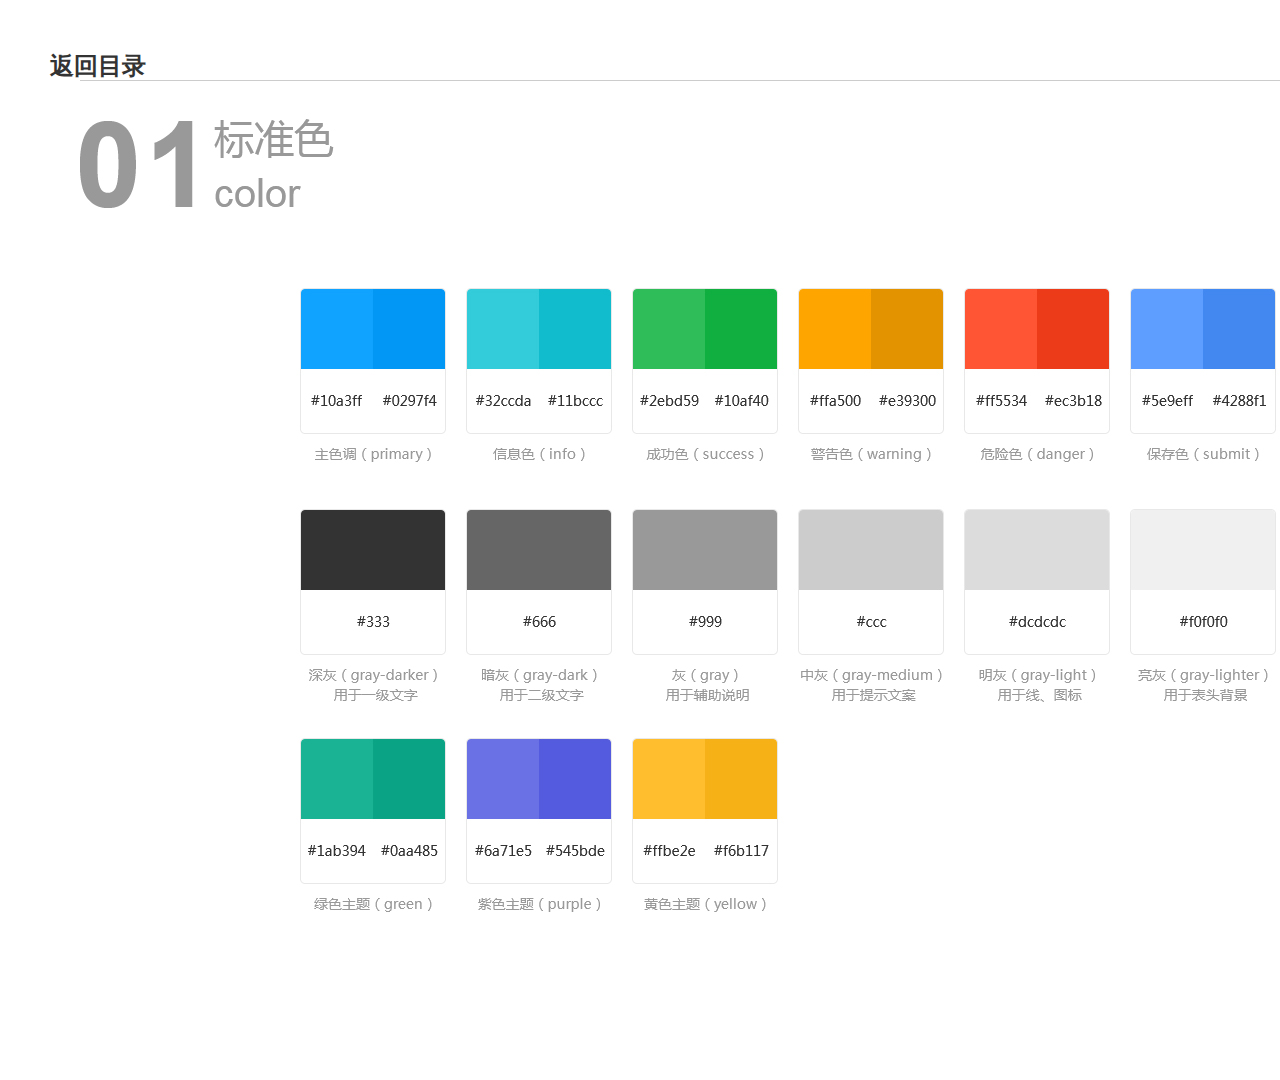
<file: HTML1/HTML1/shit/颜色.html>
﻿<!DOCTYPE html>
<html>
  <head>
    <title>颜色</title>
    <meta http-equiv="X-UA-Compatible" content="IE=edge"/>
    <meta http-equiv="content-type" content="text/html; charset=utf-8"/>
    <meta name="apple-mobile-web-app-capable" content="yes"/>
    <link href="resources/css/jquery-ui-themes.css" type="text/css" rel="stylesheet"/>
    <link href="resources/css/axure_rp_page.css" type="text/css" rel="stylesheet"/>
    <link href="data/styles.css" type="text/css" rel="stylesheet"/>
    <link href="files/颜色/styles.css" type="text/css" rel="stylesheet"/>
    <script src="resources/scripts/jquery-1.7.1.min.js"></script>
    <script src="resources/scripts/jquery-ui-1.8.10.custom.min.js"></script>
    <script src="resources/scripts/prototypePre.js"></script>
    <script src="data/document.js"></script>
    <script src="resources/scripts/prototypePost.js"></script>
    <script src="files/颜色/data.js"></script>
    <script type="text/javascript">
      $axure.utils.getTransparentGifPath = function() { return 'resources/images/transparent.gif'; };
      $axure.utils.getOtherPath = function() { return 'resources/Other.html'; };
      $axure.utils.getReloadPath = function() { return 'resources/reload.html'; };
    </script>
  </head>
  <body>
    <div id="base" class="">

      <!-- Unnamed (图片) -->
      <div id="u16" class="ax_default _图片">
        <img id="u16_img" class="img " src="images/颜色/u16.png"/>
      </div>

      <!-- Unnamed (返回目录) -->

      <!-- Unnamed (矩形) -->
      <div id="u18" class="ax_default _二级标题">
        <div id="u18_div" class=""></div>
        <div id="u18_text" class="text ">
          <p><span>返回目录</span></p>
        </div>
      </div>
    </div>
  </body>
</html>
</file>
<file: HTML1/HTML1/shit/resources/css/axure_rp_page.css>
﻿/* so the window resize fires within a frame in IE7 */
html, body {
    height: 100%;
}

a {
    color: inherit;
}

p {
    margin: 0px;
    text-rendering: optimizeLegibility;
    font-feature-settings: "kern" 1;
    -webkit-font-feature-settings: "kern";
    -moz-font-feature-settings: "kern";
    -moz-font-feature-settings: "kern=1";
    font-kerning: normal;
}

iframe {
    background: #FFFFFF;
}

/* to match IE with C, FF */
input {
    padding: 1px 0px 1px 0px;
    box-sizing: border-box;
    -moz-box-sizing: border-box;
}

textarea {
    margin: 0px;
    box-sizing: border-box;
    -moz-box-sizing: border-box;
}

div.intcases {
    font-family: arial; 
    font-size: 12px;
    text-align:left; 
    border:1px solid #AAA; 
    background:#FFF none repeat scroll 0% 0%; 
    z-index:9999; 
    visibility:hidden; 
    position:absolute;
    padding: 0px;
    border-radius: 3px;
    white-space: nowrap;
}

div.intcaselink {
    cursor: pointer;
    padding: 3px 8px 3px 8px;
    margin: 5px;
    background:#EEE none repeat scroll 0% 0%; 
    border:1px solid #AAA;
    border-radius: 3px;
}

div.refpageimage {
    position: absolute;
    left: 0px;
    top: 0px;
    font-size: 0px;
    width: 16px;
    height: 16px;
    cursor: pointer;
    background-image: url(images/newwindow.gif);
    background-repeat: no-repeat;
}

div.annnoteimage {
    position: absolute;
    left: 0px;
    top: 0px;
    font-size: 0px;
    /*width: 16px;
    height: 12px;*/
    cursor: help;
    /*background-image: url(images/note.gif);*/
    /*background-repeat: no-repeat;*/
    width: 13px;
    height: 12px;
    padding-top: 1px;
    text-align: center;
    background-color: #138CDD;
    -moz-box-shadow: 1px 1px 3px #aaa;
    -webkit-box-shadow: 1px 1px 3px #aaa;
    box-shadow: 1px 1px 3px #aaa;
}

div.annnoteline {
    display: inline-block;
    width: 9px;
    height: 1px;
    border-bottom: 1px solid white;
    margin-top: 1px;
}

div.annnotelabel {
    position: absolute;
    left: 0px;
    top: 0px;
    font-family: Helvetica,Arial;
    font-size: 10px;
    /*border: 1px solid rgb(166,221,242);*/
    cursor: help;
    /*background:rgb(0,157,217) none repeat scroll 0% 0%;*/ 
    padding: 1px 3px 1px 3px;
    white-space: nowrap;
    color: white;
    
    background-color: #138CDD;
    -moz-box-shadow: 1px 1px 3px #aaa;
    -webkit-box-shadow: 1px 1px 3px #aaa;
    box-shadow: 1px 1px 3px #aaa;
}

.annotation {
    font-size: 12px;
    padding-left: 2px;
    margin-bottom: 5px;
}

.annotationName {
    /*font-size: 13px;
    font-weight: bold;
    margin-bottom: 3px;
    white-space: nowrap;*/

    font-family: 'Trebuchet MS';
    font-size: 14px;
    font-weight: bold;
    margin-bottom: 5px;
    white-space: nowrap;
}

.annotationValue {
    font-family: Arial, Helvetica, Sans-Serif;
    font-size: 12px;
    color: #4a4a4a;
    line-height: 21px;
    margin-bottom: 20px;
}

.noteLink {
    text-decoration: inherit;
    color: inherit;
}

.noteLink:hover {
    background-color: white;
}

/* this is a fix for the issue where dialogs jump around and takes the text-align from the body */
.dialogFix {
    position:absolute;
    text-align:left;
    border: 1px solid #8f949a;
}


@keyframes pulsate {
  from {
    box-shadow: 0 0 10px #15d6ba;
  }
  to {
    box-shadow: 0 0 20px #15d6ba;
  }
}

@-webkit-keyframes pulsate {
  from {
    -webkit-box-shadow: 0 0 10px #15d6ba;
    box-shadow: 0 0 10px #15d6ba;
  }
  to {
    -webkit-box-shadow: 0 0 20px #15d6ba;
    box-shadow: 0 0 20px #15d6ba;
  }
}
 
@-moz-keyframes pulsate {
  from {
    -moz-box-shadow: 0 0 10px #15d6ba;
    box-shadow: 0 0 10px #15d6ba;
  }
  to {
    -moz-box-shadow: 0 0 20px #15d6ba;
    box-shadow: 0 0 20px #15d6ba;
  }
}

.legacyPulsateBorder {
    /*border: 5px solid #15d6ba;
    margin: -5px;*/
    -moz-box-shadow: 0 0 10px 3px #15d6ba;
    box-shadow: 0 0 10px 3px #15d6ba;
}

.pulsateBorder {
  animation-name: pulsate;
  animation-timing-function: ease-in-out;
  animation-duration: 0.9s;
  animation-iteration-count: infinite;
  animation-direction: alternate;
  
  -webkit-animation-name: pulsate;
  -webkit-animation-timing-function: ease-in-out;
  -webkit-animation-duration: 0.9s;
  -webkit-animation-iteration-count: infinite;
  -webkit-animation-direction: alternate;

  -moz-animation-name: pulsate;
  -moz-animation-timing-function: ease-in-out;
  -moz-animation-duration: 0.9s;
  -moz-animation-iteration-count: infinite;
  -moz-animation-direction: alternate;
}

.ax_default_hidden, .ax_default_unplaced{
    display: none;
    visibility: hidden;
}

.widgetNoteSelected {
    -moz-box-shadow: 0 0 10px 3px #138CDD;
    box-shadow: 0 0 10px 3px #138CDD;
    /*-moz-box-shadow: 0 0 20px #3915d6;
    box-shadow: 0 0 20px #3915d6;*/
    /*border: 3px solid #3915d6;*/
    /*margin: -3px;*/
}


.singleImg {
    display: none;
    visibility: hidden;
}
</file>
<file: HTML1/HTML1/shit/data/styles.css>
﻿.ax_default {
  font-family:'Arial Normal', 'Arial';
  font-weight:400;
  font-style:normal;
  font-size:13px;
  color:#333333;
  text-align:center;
  line-height:normal;
}
.box_1 {
}
.image {
}
.button {
}
._一级标题 {
  font-family:'Arial Normal', 'Arial';
  font-weight:bold;
  font-style:normal;
  font-size:32px;
  text-align:left;
}
._二级标题 {
  font-family:'Arial Normal', 'Arial';
  font-weight:bold;
  font-style:normal;
  font-size:24px;
  text-align:left;
}
._三级标题 {
  font-family:'Arial Normal', 'Arial';
  font-weight:bold;
  font-style:normal;
  font-size:18px;
  text-align:left;
}
._四级标题 {
  font-family:'Arial Normal', 'Arial';
  font-weight:bold;
  font-style:normal;
  font-size:14px;
  text-align:left;
}
._五级标题 {
  font-family:'Arial Normal', 'Arial';
  font-weight:bold;
  font-style:normal;
  text-align:left;
}
._六级标题 {
  font-family:'Arial Normal', 'Arial';
  font-weight:bold;
  font-style:normal;
  font-size:10px;
  text-align:left;
}
._文本段落 {
  text-align:left;
}
._流程形状 {
}
._图片 {
}
</file>
<file: HTML1/HTML1/shit/files/index/styles.css>
﻿body {
  margin:0px;
  background-image:none;
  position:static;
  left:auto;
  width:1920px;
  margin-left:0;
  margin-right:0;
  text-align:left;
}
#base {
  position:absolute;
  z-index:0;
}
#u0_div {
  border-width:0px;
  position:absolute;
  left:0px;
  top:0px;
  width:65px;
  height:37px;
  background:inherit;
  background-color:rgba(255, 255, 255, 0);
  border:none;
  border-radius:0px;
  -moz-box-shadow:none;
  -webkit-box-shadow:none;
  box-shadow:none;
  font-family:'Arial Negreta', 'Arial Normal', 'Arial';
  font-weight:700;
  font-style:normal;
  text-align:center;
}
#u0 {
  border-width:0px;
  position:absolute;
  left:780px;
  top:67px;
  width:65px;
  height:37px;
  font-family:'Arial Negreta', 'Arial Normal', 'Arial';
  font-weight:700;
  font-style:normal;
  text-align:center;
}
#u0_text {
  border-width:0px;
  position:absolute;
  left:0px;
  top:0px;
  width:65px;
  white-space:nowrap;
}
#u1_img {
  border-width:0px;
  position:absolute;
  left:0px;
  top:0px;
  width:1920px;
  height:1080px;
}
#u1 {
  border-width:0px;
  position:absolute;
  left:0px;
  top:0px;
  width:1920px;
  height:1080px;
}
#u1_text {
  border-width:0px;
  position:absolute;
  left:0px;
  top:0px;
  width:0px;
  visibility:hidden;
  word-wrap:break-word;
}
#u2 {
  border-width:0px;
  position:absolute;
  left:0px;
  top:0px;
  width:0px;
  height:0px;
}
#u3_div {
  border-width:0px;
  position:absolute;
  left:0px;
  top:0px;
  width:470px;
  height:350px;
  background:inherit;
  background-color:rgba(255, 255, 255, 0);
  border:none;
  border-radius:0px;
  -moz-box-shadow:none;
  -webkit-box-shadow:none;
  box-shadow:none;
  text-align:center;
}
#u3 {
  border-width:0px;
  position:absolute;
  left:670px;
  top:280px;
  width:470px;
  height:350px;
  text-align:center;
}
#u3_text {
  border-width:0px;
  position:absolute;
  left:0px;
  top:0px;
  width:0px;
  visibility:hidden;
  word-wrap:break-word;
}
#u4_div {
  border-width:0px;
  position:absolute;
  left:0px;
  top:0px;
  width:49px;
  height:31px;
  background:inherit;
  background-color:rgba(255, 255, 255, 0);
  border:none;
  border-radius:0px;
  -moz-box-shadow:none;
  -webkit-box-shadow:none;
  box-shadow:none;
  font-family:'微软雅黑 Bold', '微软雅黑';
  font-weight:700;
  font-style:normal;
}
#u4 {
  border-width:0px;
  position:absolute;
  left:749px;
  top:293px;
  width:49px;
  height:31px;
  font-family:'微软雅黑 Bold', '微软雅黑';
  font-weight:700;
  font-style:normal;
}
#u4_text {
  border-width:0px;
  position:absolute;
  left:0px;
  top:0px;
  width:49px;
  white-space:nowrap;
}
#u5_div {
  border-width:0px;
  position:absolute;
  left:0px;
  top:0px;
  width:49px;
  height:31px;
  background:inherit;
  background-color:rgba(255, 255, 255, 0);
  border:none;
  border-radius:0px;
  -moz-box-shadow:none;
  -webkit-box-shadow:none;
  box-shadow:none;
  font-family:'微软雅黑 Bold', '微软雅黑';
  font-weight:700;
  font-style:normal;
}
#u5 {
  border-width:0px;
  position:absolute;
  left:749px;
  top:335px;
  width:49px;
  height:31px;
  font-family:'微软雅黑 Bold', '微软雅黑';
  font-weight:700;
  font-style:normal;
}
#u5_text {
  border-width:0px;
  position:absolute;
  left:0px;
  top:0px;
  width:49px;
  white-space:nowrap;
}
#u6_div {
  border-width:0px;
  position:absolute;
  left:0px;
  top:0px;
  width:49px;
  height:31px;
  background:inherit;
  background-color:rgba(255, 255, 255, 0);
  border:none;
  border-radius:0px;
  -moz-box-shadow:none;
  -webkit-box-shadow:none;
  box-shadow:none;
  font-family:'微软雅黑 Bold', '微软雅黑';
  font-weight:700;
  font-style:normal;
}
#u6 {
  border-width:0px;
  position:absolute;
  left:749px;
  top:383px;
  width:49px;
  height:31px;
  font-family:'微软雅黑 Bold', '微软雅黑';
  font-weight:700;
  font-style:normal;
}
#u6_text {
  border-width:0px;
  position:absolute;
  left:0px;
  top:0px;
  width:49px;
  white-space:nowrap;
}
#u7_div {
  border-width:0px;
  position:absolute;
  left:0px;
  top:0px;
  width:49px;
  height:31px;
  background:inherit;
  background-color:rgba(255, 255, 255, 0);
  border:none;
  border-radius:0px;
  -moz-box-shadow:none;
  -webkit-box-shadow:none;
  box-shadow:none;
  font-family:'微软雅黑 Bold', '微软雅黑';
  font-weight:700;
  font-style:normal;
}
#u7 {
  border-width:0px;
  position:absolute;
  left:749px;
  top:433px;
  width:49px;
  height:31px;
  font-family:'微软雅黑 Bold', '微软雅黑';
  font-weight:700;
  font-style:normal;
}
#u7_text {
  border-width:0px;
  position:absolute;
  left:0px;
  top:0px;
  width:49px;
  white-space:nowrap;
}
#u8_div {
  border-width:0px;
  position:absolute;
  left:0px;
  top:0px;
  width:48px;
  height:24px;
  background:inherit;
  background-color:rgba(255, 255, 255, 0);
  border:none;
  border-radius:0px;
  -moz-box-shadow:none;
  -webkit-box-shadow:none;
  box-shadow:none;
  font-family:'微软雅黑 Bold', '微软雅黑';
  font-weight:700;
  font-style:normal;
}
#u8 {
  border-width:0px;
  position:absolute;
  left:793px;
  top:479px;
  width:48px;
  height:24px;
  font-family:'微软雅黑 Bold', '微软雅黑';
  font-weight:700;
  font-style:normal;
}
#u8_text {
  border-width:0px;
  position:absolute;
  left:0px;
  top:0px;
  width:48px;
  white-space:nowrap;
}
#u9_div {
  border-width:0px;
  position:absolute;
  left:0px;
  top:0px;
  width:48px;
  height:24px;
  background:inherit;
  background-color:rgba(255, 255, 255, 0);
  border:none;
  border-radius:0px;
  -moz-box-shadow:none;
  -webkit-box-shadow:none;
  box-shadow:none;
  font-family:'微软雅黑 Bold', '微软雅黑';
  font-weight:700;
  font-style:normal;
}
#u9 {
  border-width:0px;
  position:absolute;
  left:793px;
  top:511px;
  width:48px;
  height:24px;
  font-family:'微软雅黑 Bold', '微软雅黑';
  font-weight:700;
  font-style:normal;
}
#u9_text {
  border-width:0px;
  position:absolute;
  left:0px;
  top:0px;
  width:48px;
  white-space:nowrap;
}
#u10_div {
  border-width:0px;
  position:absolute;
  left:0px;
  top:0px;
  width:48px;
  height:24px;
  background:inherit;
  background-color:rgba(255, 255, 255, 0);
  border:none;
  border-radius:0px;
  -moz-box-shadow:none;
  -webkit-box-shadow:none;
  box-shadow:none;
  font-family:'微软雅黑 Bold', '微软雅黑';
  font-weight:700;
  font-style:normal;
}
#u10 {
  border-width:0px;
  position:absolute;
  left:793px;
  top:543px;
  width:48px;
  height:24px;
  font-family:'微软雅黑 Bold', '微软雅黑';
  font-weight:700;
  font-style:normal;
}
#u10_text {
  border-width:0px;
  position:absolute;
  left:0px;
  top:0px;
  width:48px;
  white-space:nowrap;
}
#u11_div {
  border-width:0px;
  position:absolute;
  left:0px;
  top:0px;
  width:25px;
  height:31px;
  background:inherit;
  background-color:rgba(255, 255, 255, 0);
  border:none;
  border-radius:0px;
  -moz-box-shadow:none;
  -webkit-box-shadow:none;
  box-shadow:none;
  font-family:'微软雅黑 Bold', '微软雅黑';
  font-weight:700;
  font-style:normal;
}
#u11 {
  border-width:0px;
  position:absolute;
  left:701px;
  top:293px;
  width:25px;
  height:31px;
  font-family:'微软雅黑 Bold', '微软雅黑';
  font-weight:700;
  font-style:normal;
}
#u11_text {
  border-width:0px;
  position:absolute;
  left:0px;
  top:0px;
  width:25px;
  white-space:nowrap;
}
#u12_div {
  border-width:0px;
  position:absolute;
  left:0px;
  top:0px;
  width:25px;
  height:31px;
  background:inherit;
  background-color:rgba(255, 255, 255, 0);
  border:none;
  border-radius:0px;
  -moz-box-shadow:none;
  -webkit-box-shadow:none;
  box-shadow:none;
  font-family:'微软雅黑 Bold', '微软雅黑';
  font-weight:700;
  font-style:normal;
}
#u12 {
  border-width:0px;
  position:absolute;
  left:701px;
  top:331px;
  width:25px;
  height:31px;
  font-family:'微软雅黑 Bold', '微软雅黑';
  font-weight:700;
  font-style:normal;
}
#u12_text {
  border-width:0px;
  position:absolute;
  left:0px;
  top:0px;
  width:25px;
  white-space:nowrap;
}
#u13_div {
  border-width:0px;
  position:absolute;
  left:0px;
  top:0px;
  width:25px;
  height:31px;
  background:inherit;
  background-color:rgba(255, 255, 255, 0);
  border:none;
  border-radius:0px;
  -moz-box-shadow:none;
  -webkit-box-shadow:none;
  box-shadow:none;
  font-family:'微软雅黑 Bold', '微软雅黑';
  font-weight:700;
  font-style:normal;
}
#u13 {
  border-width:0px;
  position:absolute;
  left:701px;
  top:383px;
  width:25px;
  height:31px;
  font-family:'微软雅黑 Bold', '微软雅黑';
  font-weight:700;
  font-style:normal;
}
#u13_text {
  border-width:0px;
  position:absolute;
  left:0px;
  top:0px;
  width:25px;
  white-space:nowrap;
}
#u14_div {
  border-width:0px;
  position:absolute;
  left:0px;
  top:0px;
  width:25px;
  height:31px;
  background:inherit;
  background-color:rgba(255, 255, 255, 0);
  border:none;
  border-radius:0px;
  -moz-box-shadow:none;
  -webkit-box-shadow:none;
  box-shadow:none;
  font-family:'微软雅黑 Bold', '微软雅黑';
  font-weight:700;
  font-style:normal;
}
#u14 {
  border-width:0px;
  position:absolute;
  left:701px;
  top:433px;
  width:25px;
  height:31px;
  font-family:'微软雅黑 Bold', '微软雅黑';
  font-weight:700;
  font-style:normal;
}
#u14_text {
  border-width:0px;
  position:absolute;
  left:0px;
  top:0px;
  width:25px;
  white-space:nowrap;
}
#u15_div {
  border-width:0px;
  position:absolute;
  left:0px;
  top:0px;
  width:300px;
  height:19px;
  background:inherit;
  background-color:rgba(255, 255, 255, 0);
  border:none;
  border-radius:0px;
  -moz-box-shadow:none;
  -webkit-box-shadow:none;
  box-shadow:none;
  font-family:'微软雅黑';
  font-weight:400;
  font-style:normal;
}
#u15 {
  border-width:0px;
  position:absolute;
  left:670px;
  top:640px;
  width:300px;
  height:19px;
  font-family:'微软雅黑';
  font-weight:400;
  font-style:normal;
}
#u15_text {
  border-width:0px;
  position:absolute;
  left:0px;
  top:0px;
  width:300px;
  word-wrap:break-word;
}
</file>
<file: HTML1/HTML1/shit/resources/css/default.css>
﻿body {
  font-family : Arial, Helvetica, Sans-Serif;
  background-color: #8f949a;
  overflow:hidden;
}
a {
  cursor: pointer;
}

input[type="radio"], input[type="checkbox"] {
    margin: 0px 9px 0px 0px;
    vertical-align: bottom;
}

input {
    -webkit-box-sizing: border-box;
    -moz-box-sizing: border-box;
    box-sizing: border-box;
}

#maximizePanelContainer {
  font-size: 4px;
  position:absolute;
  left: 0px;
  top: 0px;
  width: 55px;
  height: 20px;
  overflow: visible;
  z-index: 1000;
}
#maximizePanelOver {
    position: absolute;
    left: 0px;
    top: 0px;
    width: 55px;
    height: 20px;
}
.maximizePanel {
    position: absolute;
    left: 0px;
    top: 0px;
    width: 55px;
    height: 20px;
    background: #a2a2a2 url('../images/expand.png') no-repeat center center;
    background: url('../images/expand.svg') no-repeat center center, linear-gradient(rgba(200,200,200,.5),rgba(200,200,200,.5));
    cursor: pointer;
}

#interfaceControlFrameMinimizeContainer {
  position:absolute;
    top: 0px;
    left: 0px;
  font-size: 2px; /*for IE*/
  text-align: right;
  z-index: 100;
    height: 20px;
    width: 55px;
    background-color: #62666b;
}
#interfaceControlFrameMinimizeContainer a {
    display: inline-block;
    width: 55px;
    height: 20px;
    font-size: 2px;
    background: url('../images/close.png') no-repeat center center;
    background: url('../images/close.svg') no-repeat center center, linear-gradient(transparent,transparent);
    text-decoration: none;
}

.hashover #interfaceControlFrameMinimizeContainer a:hover {
    background: url('../images/close_hover.png') no-repeat center center;
    background: url('../images/close_hover.svg') no-repeat center center, linear-gradient(transparent,transparent);
}

#interfaceControlFrame {
    margin: 0px 0px 0px 55px;
}

#interfaceControlFrameCloseContainer {
    /*display: none;*/
    position:absolute;
    bottom: 0px;
    left: 0px;
    font-size: 9px;
    font-family: 'Trebuchet MS';
    font-weight: bold;
    letter-spacing: 1px;
    z-index: 100;
    width: 55px;
    background-color: #62666b;
    text-align: center;  
}
#interfaceControlFrameCloseContainer a {
    display: inline-block;
    width: 55px;
    color: #ffffff;
    padding: 5px 0px;
}

#interfaceControlFrameHeader li a {
    display: block;
    width: 54px;
    height: 78px;
    text-align: center;
    padding-top: 50px;
    outline: none;
    margin-right: 1px;
    text-decoration: none;
    color: #ffffff;
    white-space: nowrap;
    background-color: transparent;
    background-repeat: no-repeat;
    background-position: 50% 17px;
    box-sizing: border-box;
    -moz-box-sizing: border-box;
    -webkit-box-sizing: border-box;
    border-left: 4px solid transparent;
    border-right: 4px solid transparent;
}

.hashover #interfaceControlFrameHeader li a:hover {
    background-color: transparent;
    background-repeat: no-repeat;
    background-position: 50% 17px;
    color: #c2c2c2;
}

#interfaceControlFrameHeader li a.selected, #interfaceControlFrameHeader li a.selected:hover {
    background-color: #f5f5f5;
    background-repeat: no-repeat;
    background-position: 50% 17px;
    color: #62666b;
    border-left: 5px solid #138CDD;
}

#interfaceControlFrameHeaderContainer {
    float: left;
    overflow: visible;
    width: 55px;
    margin-left: -55px;
    margin-top: 20px;
}

#interfaceControlFrameHeader {
    position: relative;
    list-style: none;
    font-size: 8px;
    z-index: 50;
    font-family: 'Trebuchet MS';
    font-weight: bold;
    letter-spacing: 1px;
}

#interfaceControlFrameContainer {
    float: right;
    background-color: #f5f5f5;
    overflow: hidden;
    width: 100%;
}

#interfaceControlFrameLogoContainer {
  background-color: White;
  padding: 20px 10px 10px 10px;
  overflow: hidden;
}

#interfaceControlFrameLogoImageContainer {
  text-align: center;
}

#interfaceControlFrameLogoCaptionContainer {
  text-align: center;
  margin: 5px 10px 0px 10px;
  font-size: 12px;
  color: #4a4a4a;
}

#logoImage {
    width: 100%;
}

.emptyStateContainer {
    text-align: center;
    padding: 0px 10px;
    margin-top: 32px
}

.emptyStateTitle {
    margin: 0px 0px 9px 0px;
    font-weight: bold;
}

.emptyStateContent {
    line-height: 16px;
}

.dottedDivider {
    height: 2px;
    margin: 15px 0px 15px 0px;
    background: url('../images/divider.png') no-repeat center center;
    background: url('../images/divider.svg') no-repeat center center, linear-gradient(transparent,transparent);
}

.nondottedDivider {
    height: 2px;
    margin: 9px 0px 9px 0px;
}
</file>
<file: HTML1/HTML1/shit/plugins/sitemap/styles/sitemap.css>
﻿
#sitemapHost {
    font-size: 12px;
    color:#4a4a4a;
    height: 100%;
}

#sitemapHostBtn a {
    background: url('images/sitemap_on.png');
    background: url('images/sitemap_on.svg'),linear-gradient(transparent, transparent);
}

.hashover #sitemapHostBtn a:hover {
    background: url('images/sitemap_hover.png');
    background: url('images/sitemap_hover.svg'),linear-gradient(transparent, transparent);
}

#sitemapHostBtn a.selected, #sitemapHostBtn a.selected:hover {
    background: url('images/sitemap_off.png');
    background: url('images/sitemap_off.svg'),linear-gradient(transparent, transparent);
}

#sitemapHost .pageButtonHeader {
    top: -27px;
}

#sitemapTreeContainer {
    overflow: auto;
    width: 100%;
    height: 100%;
    -webkit-overflow-scrolling: touch;
}

.sitemapTree {
    margin: 0px 0px 10px 0px;
    overflow:visible;
}

.sitemapTree ul {
    list-style-type: none;
    margin: 0px 0px 0px 0px;
    padding-left: 0px;
}

.sitemapPlusMinusLink 
{
}

.sitemapMinus 
{
	vertical-align:middle;
    background: url('images/minus.gif');
    background-repeat: no-repeat;
	margin-right: 3px;	
	margin-bottom: 1px;
    height:9px;
    width:9px;
    display:inline-block;
}

.sitemapPlus 
{
	vertical-align:middle;
    background: url('images/plus.gif');
    background-repeat: no-repeat;
	margin-right: 3px;	
	margin-bottom: 1px;
	height:9px;
    width:9px;
    display:inline-block;
}

.sitemapPageLink 
{
    margin-left: 0px;
}

.sitemapPageIcon 
{
	margin: 0px 0px -3px 4px;
    width: 16px;
    height: 16px;
    display: inline-block;
    background: url('images/page.png') no-repeat center center;
    background: url('images/page.svg') no-repeat center center, linear-gradient(transparent,transparent);
}

.sitemapFlowIcon
{
    background: url('images/flow.png') no-repeat center center;
    background: url('images/flow.svg') no-repeat center center, linear-gradient(transparent,transparent);
}

.sitemapFolderIcon
{
    background: url('images/folder_closed.png') no-repeat center center;
    background: url('images/folder_closed.svg') no-repeat center center, linear-gradient(transparent,transparent);
}

.sitemapFolderOpenIcon
{
    background: url('images/folder_open.png') no-repeat center center;
    background: url('images/folder_open.svg') no-repeat center center, linear-gradient(transparent,transparent);
}

.sitemapPageName 
{
    margin-left: 7px;
}

.sitemapNode 
{
    /*margin:4px 0px 4px 0px;*/
    white-space:nowrap;
}

.sitemapPageLinkContainer {
    /*display: inline-block;*/
    margin-left: 0px;
    padding: 4px 0px 4px 0px;
}
/*
.sitemapNode div
{
	padding-top: 1px; 
	padding-bottom: 3px;
    padding-left: 20px;
	height: 14px;
}
*/

.sitemapExpandableNode 
{
	margin-left: 0px;
}

.sitemapHighlight 
{
    /*display: inline-block;*/
	background-color : #C8E0F0;
    font-weight: bold;
}

.sitemapGreyedName
{
	color: #AAA;
}


.pluginNameHeader
{
    font-family: 'Trebuchet MS';
	font-size: 12px;
    letter-spacing: 1px;
	/*font-weight: bold;*/
	white-space: nowrap;
    margin-bottom: 5px;
}

.pageNameHeader
{
    font-family: 'Trebuchet MS';
    /*display: inline-block;*/
    /*float: left;*/
	font-size: 15px;
	font-weight: bold;
	/*height: 23px;*/
    padding-right: 77px;
	white-space: nowrap;
    overflow: hidden;
    text-overflow: ellipsis;
}

.pageButtonHeader
{
    float: right;
    position: relative;
    /*width: 72px;*/
	height: 24px;
    top: -22px;
    margin-bottom: -24px;
}

.sitemapHeader
{
    padding-top: 27px;
    border-bottom: 1px solid #d9d9d9;
    min-width: 110px;
}

.sitemapToolbar {
    margin: 0px 5px 14px 12px;
}

.sitemapToolbarButton
{
    float: left;
    width: 22px;
    height: 22px;
    border: 1px solid transparent;
}

#linksButton {
    background: url('images/share.png') no-repeat center center;
    background: url('images/share.svg') no-repeat center center, linear-gradient(transparent,transparent);
}

#linksButton:hover {
    background: url('images/share_hover.png') no-repeat center center;
    background: url('images/share_hover.svg') no-repeat center center, linear-gradient(transparent,transparent);
}

#linksButton.sitemapToolbarButtonSelected, .hashover #linksButton.sitemapToolbarButtonSelected:hover {
    background: url('images/share_on.png') no-repeat center center;
    background: url('images/share_on.svg') no-repeat center center, linear-gradient(transparent,transparent);
}

#adaptiveButton {
    background: url('images/views.png') no-repeat center center;
    background: url('images/views.svg') no-repeat center center, linear-gradient(transparent,transparent);
}

#adaptiveButton:hover {
    background: url('images/views_hover.png') no-repeat center center;
    background: url('images/views_hover.svg') no-repeat center center, linear-gradient(transparent,transparent);
}

#adaptiveButton.sitemapToolbarButtonSelected, #adaptiveButton.sitemapToolbarButtonSelected:hover {
    background: url('images/views_on.png') no-repeat center center;
    background: url('images/views_on.svg') no-repeat center center, linear-gradient(transparent,transparent);
}

#highlightInteractiveButton {
    background: url('images/hotspots.png') no-repeat center center;
    background: url('images/hotspots.svg') no-repeat center center, linear-gradient(transparent,transparent);
    margin-top: 1px;
}

#highlightInteractiveButton:hover {
    background: url('images/hotspots_hover.png') no-repeat center center;
    background: url('images/hotspots_hover.svg') no-repeat center center, linear-gradient(transparent,transparent);
}

#highlightInteractiveButton.sitemapToolbarButtonSelected, #highlightInteractiveButton.sitemapToolbarButtonSelected:hover {
    background: url('images/hotspots_on.png') no-repeat center center;
    background: url('images/hotspots_on.svg') no-repeat center center, linear-gradient(transparent,transparent);
}

/*#variablesButton {
    background: url('images/229_variables_16.png') no-repeat center center;
}*/

#searchButton {
    background: url('images/232_search_16.png') no-repeat center center;
}

.sitemapLinkContainer
{
	margin-top: 8px;
	padding-right: 5px;
	/*font-size: 12px;*/
}

.sitemapLinkField 
{
	width: 100%;
	font-size: 12px;
	margin-top: 3px;
    padding: 5px;
}

.sitemapRadioSelected {
    font-weight: bold;
}

.sitemapOptionContainer
{
	margin-top: 8px;
	padding-right: 5px;
	/*font-size: 12px;*/
}

#sitemapOptionsDiv
{
	margin-top: 10px;
	/*margin-left: 16px;*/
}

#viewSelectDiv
{
    padding: 2px 0px 0px 0px;
	/*margin-left: 5px;*/
}

#viewSelect
{
	width: 70%;
}

.sitemapUrlOption
{
	padding-bottom: 8px;
}

.optionLabel
{
	font-size: 12px;
}

.sitemapPopupContainer
{
    display: none;
    position: absolute;
	background-color: #F4F4F4;
	border: 1px solid #B9B9B9;
	padding: 5px 5px 5px 5px;
	margin: 5px 0px 0px 5px;
    z-index: 1;
}

#sitemapLinksContainer {
    border-top: 1px solid #d9d9d9;
    padding: 10px;
    margin-left: 0px;
    /*line-height: 18px;*/
}

#adaptiveViewsContainer {
    border-top: 1px solid #d9d9d9;
    padding: 10px;
    margin-left: 0px;
    line-height: 18px;
}

.adaptiveViewOption
{
	padding: 2px;
}

.adaptiveViewOption:hover
{ 
	background-color: rgb(204,235,248);
	cursor: pointer;
}

.currentAdaptiveView {
    font-weight: bold;
}

.adaptiveCheckboxDiv {
	height: 15px;
	width: 15px;
	float: left;
}

.checkedAdaptive {
	background: url('images/adaptivecheck.png') no-repeat center center;
}

/*#variablesContainer 
{
	max-height: 350px;
	overflow: auto;
}*/

/*#variablesClearLink 
{
	color: #069;
	left: 5px;
}*/

#searchDiv {
    padding: 8px 12px 11px 12px;
}

#searchBox {
    width: 100%;
    border: none;
    border-top: 1px solid #d9d9d9;
    /*border-bottom: 1px solid #d9d9d9;*/
    padding: 5px;
    font-size: 12px;
}

.searchBoxHint 
{
	color: #8f949a;
	/*font-style: italic;*/
}

#sitemapLinksPageName
{
	font-weight: bold;
}

#sitemapOptionsHeader
{
	font-weight: bold;
}
</file>
<file: HTML1/HTML1/shit/plugins/page_notes/styles/page_notes.css>
﻿#pageNotesHost {
    font-size: 12px;
    color:#4a4a4a;
    height: 100%;
}

#pageNotesHostBtn a {
    background: url('images/notes_on.png');
    background: url('images/notes_on.svg'),linear-gradient(transparent, transparent);
}

.hashover #pageNotesHostBtn a:hover {
    background: url('images/notes_hover.png');
    background: url('images/notes_hover.svg'),linear-gradient(transparent, transparent);
}

#pageNotesHostBtn a.selected, #pageNotesHostBtn a.selected:hover {
    background: url('images/notes_off.png');
    background: url('images/notes_off.svg'),linear-gradient(transparent, transparent);
}

#footnotesButton {
    background: url('images/footnotes.png') no-repeat center center;
    background: url('images/footnotes.svg') no-repeat center center,linear-gradient(transparent, transparent);
}

#footnotesButton:hover {
    background: url('images/footnotes_hover.png') no-repeat center center;
    background: url('images/footnotes_hover.svg') no-repeat center center,linear-gradient(transparent, transparent);
}

#footnotesButton.sitemapToolbarButtonSelected, #footnotesButton.sitemapToolbarButtonSelected:hover {
    background: url('images/footnotes_on.png') no-repeat center center;
    background: url('images/footnotes_on.svg') no-repeat center center,linear-gradient(transparent, transparent);
}

.nextPageButton {
    background: url('images/forward.png') no-repeat center center;
    background: url('images/forward.svg') no-repeat center center,linear-gradient(transparent, transparent);    
}

.nextPageButton:hover {
    background: url('images/forward_hover.png') no-repeat center center;
    background: url('images/forward_hover.svg') no-repeat center center,linear-gradient(transparent, transparent);    
}

.prevPageButton {
    background: url('images/back.png') no-repeat center center;
    background: url('images/back.svg') no-repeat center center,linear-gradient(transparent, transparent);    
}

.prevPageButton:hover {
    background: url('images/back_hover.png') no-repeat center center;
    background: url('images/back_hover.svg') no-repeat center center,linear-gradient(transparent, transparent);    
}

#pageNotesScrollContainer 
{
    overflow: auto;
    width: 100%;
    /*height: 100%;*/
    -webkit-overflow-scrolling: touch;
}    

#pageNotesContainer 
{
    /*padding: 10px 10px 10px 12px;*/
}

#pageNotesContent 
{
	overflow: visible;
}

.pageNoteContainer 
{
    padding: 10px;
}

.pageNoteName 
{
    font-family: 'Trebuchet MS';
	font-size: 14px;
    font-weight: bold;
	margin-bottom: 5px;
	/*text-decoration: underline;*/
	white-space: nowrap;
}

.pageNote 
{
    line-height: 21px;
	/*margin-bottom: 20px;*/
}

.widgetNoteContainer {
    padding: 10px;
    border-bottom: 1px solid transparent;
    border-top: 1px solid transparent;
    cursor: pointer;
}

.widgetNoteContainerSelected {
    background-color: white;
    border-bottom: 1px solid #c2c2c2;
    border-top: 1px solid #c2c2c2;
}

/*.widgetNoteContainer:hover {
    background-color: white;
    //border-bottom: 1px solid #c2c2c2;
    //border-top: 1px solid #c2c2c2;
}*/

.widgetNoteFootnote {
    display: inline-block;
    /*vertical-align: top;
    margin: 2px 5px 10px 0px;
    padding: 1px 6px;
    font-size: 10px;
    color: #ffffff;
    background-color: #0a6cd6;*/
    width: 13px;
    height: 12px;
    padding-top: 1px;
    text-align: center;
    background-color: #138CDD;
    /*-moz-box-shadow: 1px 1px 3px #aaa;
    -webkit-box-shadow: 1px 1px 3px #aaa;
    box-shadow: 1px 1px 3px #aaa;*/
    font-size: 0px;
    margin-right: 8px;
}

div.annnoteline {
    display: inline-block;
    width: 9px;
    height: 1px;
    border-bottom: 1px solid white;
    margin-top: 1px;
}

.widgetNoteLabel {
    display: inline-block;
    vertical-align: top;
    font-family: 'Trebuchet MS';
	font-size: 14px;
    font-weight: bold;
	margin-bottom: 5px;    
}

.noteLink {
    text-decoration: inherit;
    color: inherit;
}

.noteLink:hover {
    background-color: white;
}
</file>
<file: HTML1/HTML1/shit/plugins/debug/styles/debug.css>
﻿#debugHost {
    font-size: 12px;
    color:#4a4a4a;
    height: 100%;
}

#debugHostBtn a {
    background: url('images/variables_on.png');
    background: url('images/variables_on.svg'),linear-gradient(transparent, transparent);
}

.hashover #debugHostBtn a:hover {
    background: url('images/variables_hover.png');
    background: url('images/variables_hover.svg'),linear-gradient(transparent, transparent);
}

#debugHostBtn a.selected, #debugHostBtn a.selected:hover {
    background: url('images/variables_off.png');
    background: url('images/variables_off.svg'),linear-gradient(transparent, transparent);
}

#debugHeader .pageNameHeader {
    padding-right: 0px;
}

#variablesClearLink {
    display: inline-block;
    margin-bottom: 15px;
}

#variablesClearLink:hover {
    color: #0a6cd6;
}

#traceClearLink {
    display: inline-block;
    margin-bottom: 15px;
}

#traceClearLink:hover {
    color: #0a6cd6;
}

#debugScrollContainer 
{
    overflow: auto;
    width: 100%;
    height: 100%;
    -webkit-overflow-scrolling: touch;
}

#debugContainer {
        padding: 10px 10px 10px 10px;
}

.variableName
{
	font-weight: bold;
}

.variableDiv
{
    margin-bottom: 20px;
    line-height: 16px;

}

#variablesContainer {
    padding-bottom: 5px;
    /*overflow: auto;*/
}

#traceContainer {
    padding-top: 15px;
    /*padding: 0px 10px 10px 10px;*/
}

.debugToolbarButton 
{
	font-size: 1em;
	color: #069;
}

.axEventBlock {
    display: inline-block;
    width: 100%;
    margin: 5px 0px 5px 0px;
    line-height: 21px;
}

/*a.axEventBlock:hover {
    background-color: #069;
    color: white;
}*/

.axTime {
    margin: 0px 0px 0px 0px;
    font-size: 11px;
    color: #b1b3b5;
}

.axLabel {
    margin: 0px 0px 5px 0px;
    font-family: 'Trebuchet MS';
    font-size: 14px;
    font-weight: bold;
}

.lastAxEvent {
    margin-bottom: 10px;
    border-bottom: 1px solid #c2c2c2;
    padding-bottom: 10px;
}

.axEvent {
    margin: 0px 0px 5px 0px;
    font-weight: bold;
}

.axCase {
    margin: 0px 0px 5px 8px;
    font-style: italic;
}

.axAction {
    margin: 0px 0px 5px 13px;
}

#traceEmptyState.emptyStateContainer {
    margin-top: 0px;
}

.debugLinksContainer {
    text-align: right;
}
</file>
<file: HTML1/HTML1/shit/plugins/recordplay/styles/recordplay.css>
﻿#recordPlayHost {
    font-size: 12px;
    color:#333;
    height: 100%;
}


#recordPlayContainer 
{
    overflow: auto;
    width: 100%;
    height: 100%;
    padding: 10px 10px 10px 10px;
}

#recordPlayToolbar 
{
	margin: 5px 5px 5px 5px;
    height: 22px;
}

#recordPlayToolbar .recordPlayButton
{
    float: left;
    width: 22px;
    height: 22px;
    border: 1px solid transparent;
}

#recordPlayToolbar .recordPlayButton:hover
{
    border: 1px solid rgb(0,157,217);
    background-color : rgb(166,221,242);
}

#recordPlayToolbar .recordPlayButton:active
{
    border: 1px solid rgb(0,157,217);
    background-color : rgb(204,235,248);
}

#recordPlayToolbar .recordPlayButtonSelected {
    border: 1px solid rgb(0,157,217);
    background-color : rgb(204,235,248);    
}

#recordButton {
    background: url('../../sitemap/styles/images/233_hyperlink_16.png') no-repeat center center;
}

#playButton {
    background: url('../../sitemap/styles/images/225_responsive_16.png') no-repeat center center;
}

#stopButton {
    background: url('../../sitemap/styles/images/228_togglenotes_16.png') no-repeat center center;
}

#deleteButton {
    background: url('../../sitemap/styles/images/231_event_16.png') no-repeat center center;
}

#recordNameHeader
{
    /* yeah??*/
	font-size: 13px;
	font-weight: bold;
	height: 23px;
	white-space: nowrap;
}

#recordPlayContent 
{
    /* yeah??*/
	overflow: visible;
}

.recordPlayName 
{
	font-size: 12px;
	margin-bottom: 5px;
	text-decoration: underline;
	white-space: nowrap;
}

.recordPlay 
{
	margin-bottom: 10px;
}
</file>
<file: HTML1/HTML1/shit/files/字体/styles.css>
﻿body {
  margin:0px;
  background-image:none;
  position:static;
  left:auto;
  width:1920px;
  margin-left:0;
  margin-right:0;
  text-align:left;
}
#base {
  position:absolute;
  z-index:0;
}
#u19_img {
  border-width:0px;
  position:absolute;
  left:0px;
  top:0px;
  width:1920px;
  height:1080px;
}
#u19 {
  border-width:0px;
  position:absolute;
  left:0px;
  top:0px;
  width:1920px;
  height:1080px;
}
#u19_text {
  border-width:0px;
  position:absolute;
  left:0px;
  top:0px;
  width:0px;
  visibility:hidden;
  word-wrap:break-word;
}
#u21_div {
  border-width:0px;
  position:absolute;
  left:0px;
  top:0px;
  width:97px;
  height:28px;
  background:inherit;
  background-color:rgba(255, 255, 255, 0);
  border:none;
  border-radius:0px;
  -moz-box-shadow:none;
  -webkit-box-shadow:none;
  box-shadow:none;
  font-family:'Arial Negreta', 'Arial Normal', 'Arial';
  font-weight:700;
  font-style:normal;
}
#u21 {
  border-width:0px;
  position:absolute;
  left:50px;
  top:50px;
  width:97px;
  height:28px;
  font-family:'Arial Negreta', 'Arial Normal', 'Arial';
  font-weight:700;
  font-style:normal;
}
#u21_text {
  border-width:0px;
  position:absolute;
  left:0px;
  top:0px;
  width:97px;
  white-space:nowrap;
}
</file>
<file: HTML1/HTML1/shit/files/按钮/styles.css>
﻿body {
  margin:0px;
  background-image:none;
  position:static;
  left:auto;
  width:1920px;
  margin-left:0;
  margin-right:0;
  text-align:left;
}
#base {
  position:absolute;
  z-index:0;
}
#u22_img {
  border-width:0px;
  position:absolute;
  left:0px;
  top:0px;
  width:1920px;
  height:1080px;
}
#u22 {
  border-width:0px;
  position:absolute;
  left:0px;
  top:0px;
  width:1920px;
  height:1080px;
}
#u22_text {
  border-width:0px;
  position:absolute;
  left:0px;
  top:0px;
  width:0px;
  visibility:hidden;
  word-wrap:break-word;
}
#u24_div {
  border-width:0px;
  position:absolute;
  left:0px;
  top:0px;
  width:97px;
  height:28px;
  background:inherit;
  background-color:rgba(255, 255, 255, 0);
  border:none;
  border-radius:0px;
  -moz-box-shadow:none;
  -webkit-box-shadow:none;
  box-shadow:none;
  font-family:'Arial Negreta', 'Arial Normal', 'Arial';
  font-weight:700;
  font-style:normal;
}
#u24 {
  border-width:0px;
  position:absolute;
  left:50px;
  top:50px;
  width:97px;
  height:28px;
  font-family:'Arial Negreta', 'Arial Normal', 'Arial';
  font-weight:700;
  font-style:normal;
}
#u24_text {
  border-width:0px;
  position:absolute;
  left:0px;
  top:0px;
  width:97px;
  white-space:nowrap;
}
</file>
<file: HTML1/HTML1/shit/files/控件1/styles.css>
﻿body {
  margin:0px;
  background-image:none;
  position:static;
  left:auto;
  width:1920px;
  margin-left:0;
  margin-right:0;
  text-align:left;
}
#base {
  position:absolute;
  z-index:0;
}
#u25_img {
  border-width:0px;
  position:absolute;
  left:0px;
  top:0px;
  width:1920px;
  height:1080px;
}
#u25 {
  border-width:0px;
  position:absolute;
  left:0px;
  top:0px;
  width:1920px;
  height:1080px;
}
#u25_text {
  border-width:0px;
  position:absolute;
  left:0px;
  top:0px;
  width:0px;
  visibility:hidden;
  word-wrap:break-word;
}
#u27_div {
  border-width:0px;
  position:absolute;
  left:0px;
  top:0px;
  width:97px;
  height:28px;
  background:inherit;
  background-color:rgba(255, 255, 255, 0);
  border:none;
  border-radius:0px;
  -moz-box-shadow:none;
  -webkit-box-shadow:none;
  box-shadow:none;
  font-family:'Arial Negreta', 'Arial Normal', 'Arial';
  font-weight:700;
  font-style:normal;
}
#u27 {
  border-width:0px;
  position:absolute;
  left:50px;
  top:50px;
  width:97px;
  height:28px;
  font-family:'Arial Negreta', 'Arial Normal', 'Arial';
  font-weight:700;
  font-style:normal;
}
#u27_text {
  border-width:0px;
  position:absolute;
  left:0px;
  top:0px;
  width:97px;
  white-space:nowrap;
}
</file>
<file: HTML1/HTML1/shit/files/控件2/styles.css>
﻿body {
  margin:0px;
  background-image:none;
  position:static;
  left:auto;
  width:1920px;
  margin-left:0;
  margin-right:0;
  text-align:left;
}
#base {
  position:absolute;
  z-index:0;
}
#u28_img {
  border-width:0px;
  position:absolute;
  left:0px;
  top:0px;
  width:1920px;
  height:1080px;
}
#u28 {
  border-width:0px;
  position:absolute;
  left:0px;
  top:0px;
  width:1920px;
  height:1080px;
}
#u28_text {
  border-width:0px;
  position:absolute;
  left:0px;
  top:0px;
  width:0px;
  visibility:hidden;
  word-wrap:break-word;
}
#u30_div {
  border-width:0px;
  position:absolute;
  left:0px;
  top:0px;
  width:97px;
  height:28px;
  background:inherit;
  background-color:rgba(255, 255, 255, 0);
  border:none;
  border-radius:0px;
  -moz-box-shadow:none;
  -webkit-box-shadow:none;
  box-shadow:none;
  font-family:'Arial Negreta', 'Arial Normal', 'Arial';
  font-weight:700;
  font-style:normal;
}
#u30 {
  border-width:0px;
  position:absolute;
  left:50px;
  top:50px;
  width:97px;
  height:28px;
  font-family:'Arial Negreta', 'Arial Normal', 'Arial';
  font-weight:700;
  font-style:normal;
}
#u30_text {
  border-width:0px;
  position:absolute;
  left:0px;
  top:0px;
  width:97px;
  white-space:nowrap;
}
</file>
<file: HTML1/HTML1/shit/files/控件3/styles.css>
﻿body {
  margin:0px;
  background-image:none;
  position:static;
  left:auto;
  width:1920px;
  margin-left:0;
  margin-right:0;
  text-align:left;
}
#base {
  position:absolute;
  z-index:0;
}
#u31_img {
  border-width:0px;
  position:absolute;
  left:0px;
  top:0px;
  width:1920px;
  height:1714px;
}
#u31 {
  border-width:0px;
  position:absolute;
  left:0px;
  top:0px;
  width:1920px;
  height:1714px;
}
#u31_text {
  border-width:0px;
  position:absolute;
  left:0px;
  top:0px;
  width:0px;
  visibility:hidden;
  word-wrap:break-word;
}
#u33_div {
  border-width:0px;
  position:absolute;
  left:0px;
  top:0px;
  width:97px;
  height:28px;
  background:inherit;
  background-color:rgba(255, 255, 255, 0);
  border:none;
  border-radius:0px;
  -moz-box-shadow:none;
  -webkit-box-shadow:none;
  box-shadow:none;
  font-family:'Arial Negreta', 'Arial Normal', 'Arial';
  font-weight:700;
  font-style:normal;
}
#u33 {
  border-width:0px;
  position:absolute;
  left:50px;
  top:50px;
  width:97px;
  height:28px;
  font-family:'Arial Negreta', 'Arial Normal', 'Arial';
  font-weight:700;
  font-style:normal;
}
#u33_text {
  border-width:0px;
  position:absolute;
  left:0px;
  top:0px;
  width:97px;
  white-space:nowrap;
}
</file>
<file: HTML1/HTML1/shit/files/颜色/styles.css>
﻿body {
  margin:0px;
  background-image:none;
  position:static;
  left:auto;
  width:1920px;
  margin-left:0;
  margin-right:0;
  text-align:left;
}
#base {
  position:absolute;
  z-index:0;
}
#u16_img {
  border-width:0px;
  position:absolute;
  left:0px;
  top:0px;
  width:1920px;
  height:1080px;
}
#u16 {
  border-width:0px;
  position:absolute;
  left:0px;
  top:0px;
  width:1920px;
  height:1080px;
}
#u16_text {
  border-width:0px;
  position:absolute;
  left:0px;
  top:0px;
  width:0px;
  visibility:hidden;
  word-wrap:break-word;
}
#u18_div {
  border-width:0px;
  position:absolute;
  left:0px;
  top:0px;
  width:97px;
  height:28px;
  background:inherit;
  background-color:rgba(255, 255, 255, 0);
  border:none;
  border-radius:0px;
  -moz-box-shadow:none;
  -webkit-box-shadow:none;
  box-shadow:none;
  font-family:'Arial Negreta', 'Arial Normal', 'Arial';
  font-weight:700;
  font-style:normal;
}
#u18 {
  border-width:0px;
  position:absolute;
  left:50px;
  top:50px;
  width:97px;
  height:28px;
  font-family:'Arial Negreta', 'Arial Normal', 'Arial';
  font-weight:700;
  font-style:normal;
}
#u18_text {
  border-width:0px;
  position:absolute;
  left:0px;
  top:0px;
  width:97px;
  white-space:nowrap;
}
</file>
